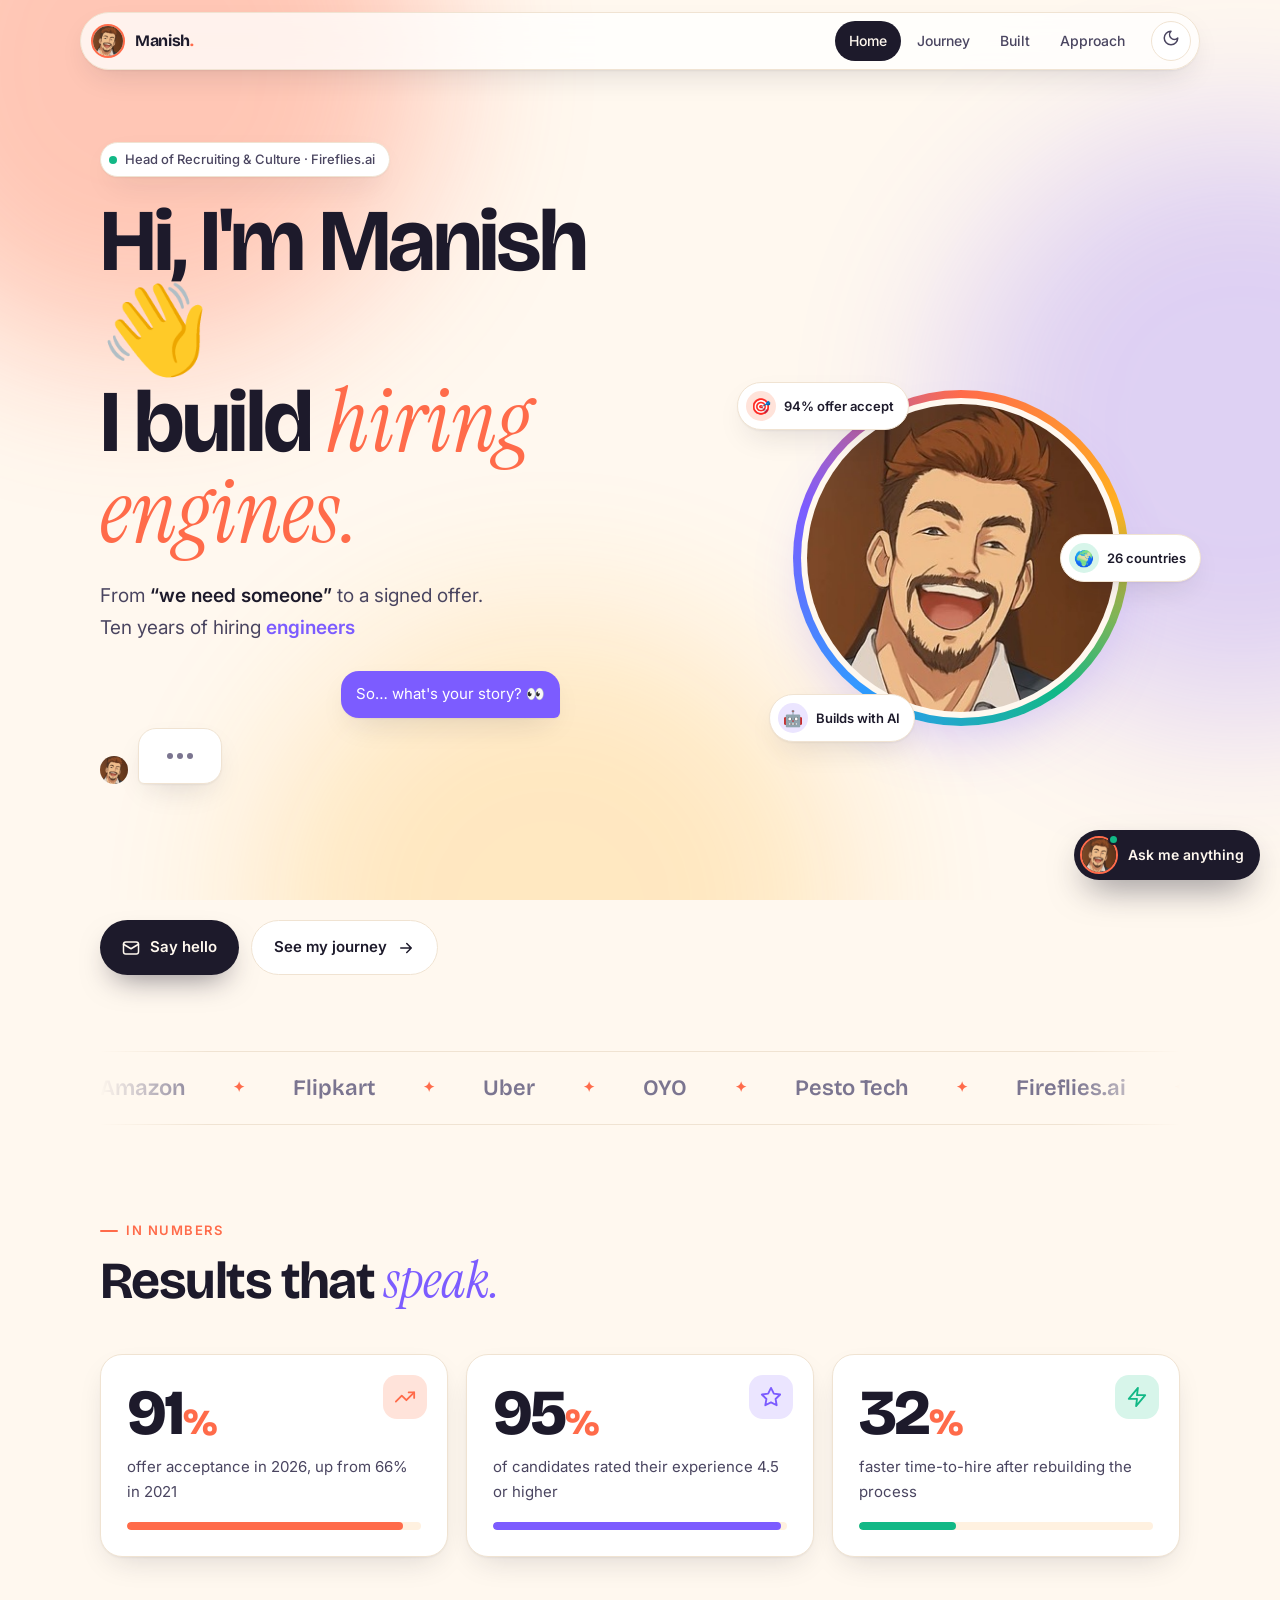
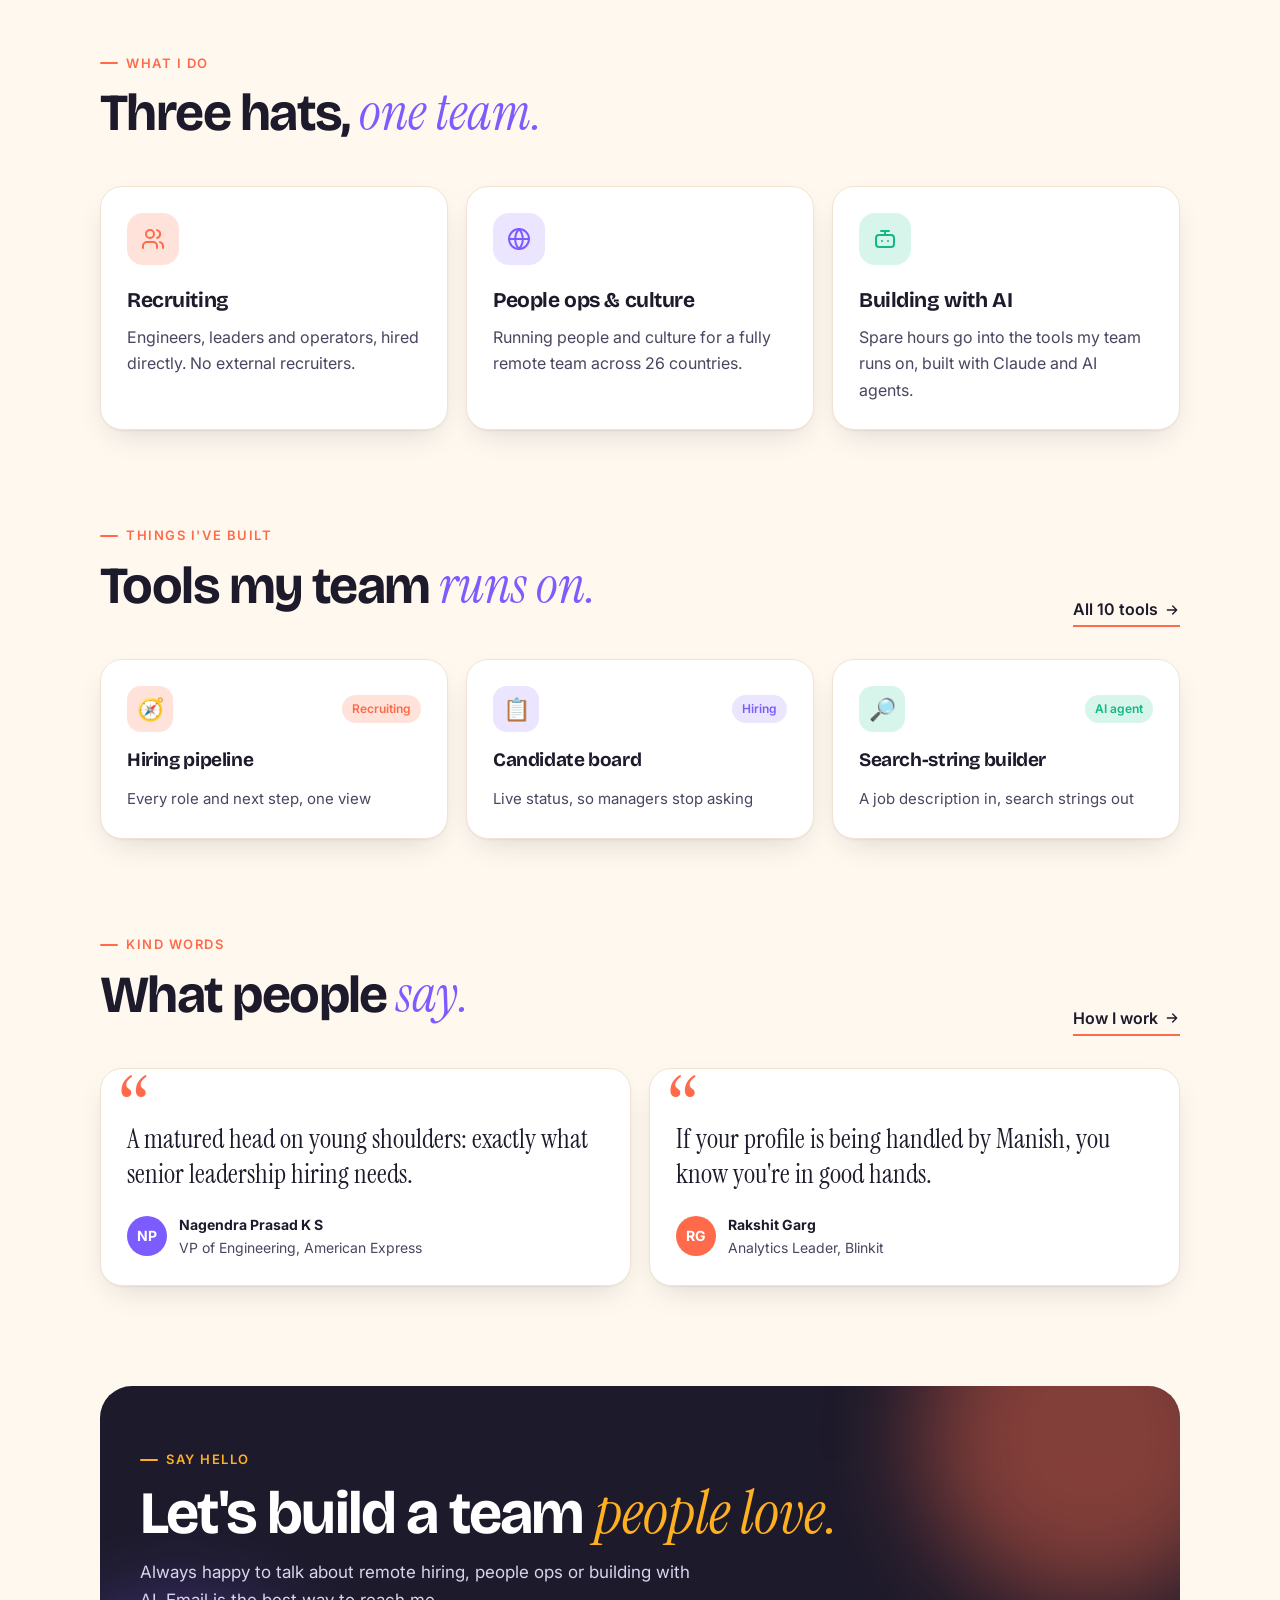
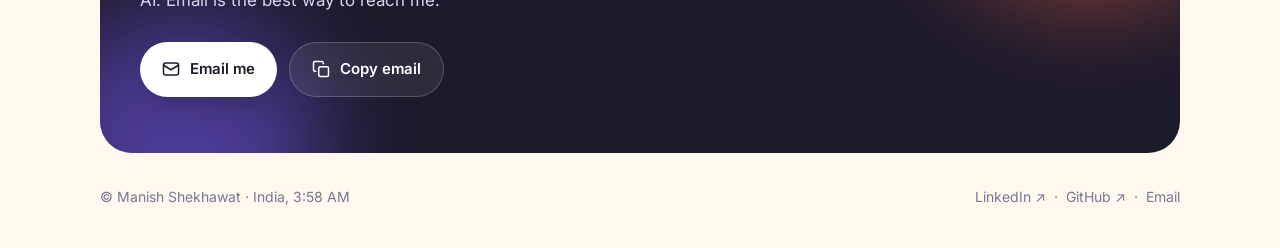
<file: index.html>
<!doctype html>
<html lang="en">
<head>
<meta charset="utf-8">
<meta name="viewport" content="width=device-width, initial-scale=1, viewport-fit=cover">
<title>Manish Shekhawat · Head of Recruiting & Culture at Fireflies.ai</title>
<meta name="description" content="Head of Recruiting & Culture at Fireflies.ai. Ten years of building hiring teams, people ops and the tools behind them.">
<meta property="og:title" content="Manish Shekhawat · Head of Recruiting & Culture at Fireflies.ai">
<meta property="og:description" content="Head of Recruiting & Culture at Fireflies.ai. Ten years of building hiring teams, people ops and the tools behind them.">
<meta property="og:type" content="website">
<meta property="og:image" content="/assets/avatar-full.jpg">
<meta name="twitter:card" content="summary">
<meta name="theme-color" content="#fff8ef" media="(prefers-color-scheme: light)">
<meta name="theme-color" content="#14121f" media="(prefers-color-scheme: dark)">
<link rel="icon" href="/assets/icon.svg" type="image/svg+xml">
<link rel="apple-touch-icon" href="/assets/avatar-face.jpg">
<link rel="preconnect" href="https://fonts.googleapis.com">
<link rel="preconnect" href="https://fonts.gstatic.com" crossorigin>
<link href="https://fonts.googleapis.com/css2?family=Bricolage+Grotesque:opsz,wght@12..96,600;12..96,700;12..96,800&family=Inter:wght@400;500;600;700&family=Instrument+Serif:ital@1&display=swap" rel="stylesheet">
<link rel="stylesheet" href="/assets/styles.css">
<script>try{var t=localStorage.getItem('theme');if(t)document.documentElement.dataset.theme=t}catch(e){}</script>
</head>
<body>
<a class="skip" href="#main">Skip to content</a>
<div class="progress" aria-hidden="true"></div>
<div class="blobs" aria-hidden="true"><span></span><span></span><span></span></div>
<header class="nav">
  <a class="brand" href="/" aria-label="Manish Shekhawat, home"><img src="/assets/avatar-face.jpg" alt=""><b>Manish<i>.</i></b></a>
  <nav class="nav-links" aria-label="Main"><a href="/" aria-current="page">Home</a><a href="/journey">Journey</a><a href="/built">Built</a><a href="/approach">Approach</a></nav>
  <button class="icon-btn" type="button" data-theme-toggle aria-label="Switch light or dark theme"><span class="theme-moon"><svg viewBox="0 0 24 24" fill="none" stroke="currentColor" stroke-width="2" stroke-linecap="round" stroke-linejoin="round" aria-hidden="true"><path d="M12 3a6 6 0 0 0 9 9 9 9 0 1 1-9-9z"/></svg></span><span class="theme-sun"><svg viewBox="0 0 24 24" fill="none" stroke="currentColor" stroke-width="2" stroke-linecap="round" stroke-linejoin="round" aria-hidden="true"><circle cx="12" cy="12" r="4"/><path d="M12 2v2M12 20v2M4.9 4.9l1.4 1.4M17.7 17.7l1.4 1.4M2 12h2M20 12h2M4.9 19.1l1.4-1.4M17.7 6.3l1.4-1.4"/></svg></span></button>
</header>
<nav class="tabbar" aria-label="Pages"><a href="/" aria-current="page"><svg viewBox="0 0 24 24" fill="none" stroke="currentColor" stroke-width="2" stroke-linecap="round" stroke-linejoin="round" aria-hidden="true"><path d="m3 10 9-7 9 7v10a1 1 0 0 1-1 1h-5v-6H9v6H4a1 1 0 0 1-1-1z"/></svg>Home</a><a href="/journey"><svg viewBox="0 0 24 24" fill="none" stroke="currentColor" stroke-width="2" stroke-linecap="round" stroke-linejoin="round" aria-hidden="true"><circle cx="12" cy="12" r="10"/><path d="m16 8-2 6-6 2 2-6z"/></svg>Journey</a><a href="/built"><svg viewBox="0 0 24 24" fill="none" stroke="currentColor" stroke-width="2" stroke-linecap="round" stroke-linejoin="round" aria-hidden="true"><path d="m15 12-8.5 8.5a2.1 2.1 0 0 1-3-3L12 9"/><path d="M17.6 15 22 10.6 13.4 2 9 6.4z"/></svg>Built</a><a href="/approach"><svg viewBox="0 0 24 24" fill="none" stroke="currentColor" stroke-width="2" stroke-linecap="round" stroke-linejoin="round" aria-hidden="true"><path d="M19 14c1.5-1.5 3-3.2 3-5.5A5.5 5.5 0 0 0 16.5 3c-1.8 0-3 .5-4.5 2-1.5-1.5-2.7-2-4.5-2A5.5 5.5 0 0 0 2 8.5c0 2.3 1.5 4 3 5.5l7 7z"/></svg>Approach</a></nav>
<main id="main" class="wrap">

<section class="hero">
  <div>
    <span class="pill"><span class="dot"></span> Head of Recruiting &amp; Culture · Fireflies.ai</span>
    <h1 class="display">Hi, I'm Manish <span class="wave">👋</span><br>I build <span class="serif">hiring engines.</span></h1>
    <p class="lede">From <b>“we need someone”</b> to a signed offer. Ten years of hiring <span class="rotator" data-words="engineers|leaders|operators|great teams">engineers</span></p>
    <div class="chat" aria-label="A quick hello">
      <div class="msg me"><div class="bubble">So… what's your story? 👀</div></div>
      <div class="msg"><img src="/assets/avatar-face.jpg" alt=""><div class="bubble">First at agencies for Amazon, Flipkart and Uber, then in-house at OYO and Pesto Tech.</div></div>
      <div class="msg"><img src="/assets/avatar-face.jpg" alt=""><div class="bubble">In 2020 I joined Fireflies.ai as its <b>first people hire</b>. Now: recruiting, people ops &amp; culture across 26 countries 🌍</div></div>
    </div>
    <div class="hero-cta">
      <a class="btn btn-primary" href="#contact"><svg viewBox="0 0 24 24" fill="none" stroke="currentColor" stroke-width="2" stroke-linecap="round" stroke-linejoin="round" aria-hidden="true"><rect x="2" y="4" width="20" height="16" rx="3"/><path d="m22 7-10 6L2 7"/></svg> Say hello</a>
      <a class="btn btn-ghost" href="/journey">See my journey <svg viewBox="0 0 24 24" fill="none" stroke="currentColor" stroke-width="2" stroke-linecap="round" stroke-linejoin="round" aria-hidden="true"><path d="M5 12h14M13 6l6 6-6 6"/></svg></a>
    </div>
  </div>
  <div class="hero-art">
    <div class="avatar-stage">
      <div class="avatar-ring" aria-hidden="true"></div>
      <button class="avatar-img" type="button" data-avatar aria-label="Say hi to Manish"><img src="/assets/avatar-face.jpg" alt="Illustrated portrait of Manish, smiling"></button>
      <div class="badge b1"><span class="em t-coral">🎯</span>94% offer accept</div>
      <div class="badge b2"><span class="em t-mint">🌍</span>26 countries</div>
      <div class="badge b3"><span class="em t-violet">🤖</span>Builds with AI</div>
    </div>
  </div>
</section>

<div class="marquee" aria-hidden="true"><div class="marquee-track"><span>Amazon</span><span>Flipkart</span><span>Uber</span><span>OYO</span><span>Pesto Tech</span><span>Fireflies.ai</span><span>26 countries</span><span>Fully remote</span><span>No external recruiters</span><span>Amazon</span><span>Flipkart</span><span>Uber</span><span>OYO</span><span>Pesto Tech</span><span>Fireflies.ai</span><span>26 countries</span><span>Fully remote</span><span>No external recruiters</span></div></div>

<section class="block" aria-labelledby="num-h">
  <div class="head-row reveal">
    <div><span class="eyebrow">In numbers</span><h2 id="num-h" class="display h2">Results that <span class="serif">speak.</span></h2></div>
  </div>
  <div class="grid g3">
    <div class="card stat reveal" style="transition-delay:0s">
      <span class="ico t-coral"><svg viewBox="0 0 24 24" fill="none" stroke="currentColor" stroke-width="2" stroke-linecap="round" stroke-linejoin="round" aria-hidden="true"><path d="m22 7-8.5 8.5-5-5L2 17"/><path d="M16 7h6v6"/></svg></span>
      <div class="num" data-count="94">94<small>%</small></div>
      <p>offer acceptance in 2026, up from 66% in 2021</p>
      <div class="bar"><i style="--w:94%;background:var(--coral)"></i></div>
    </div>
    <div class="card stat reveal" style="transition-delay:0.08s">
      <span class="ico t-violet"><svg viewBox="0 0 24 24" fill="none" stroke="currentColor" stroke-width="2" stroke-linecap="round" stroke-linejoin="round" aria-hidden="true"><path d="m12 2 3.1 6.3 6.9 1-5 4.9 1.2 6.8L12 17.8 5.8 21l1.2-6.8-5-4.9 6.9-1z"/></svg></span>
      <div class="num" data-count="98">98<small>%</small></div>
      <p>of candidates rated their experience 4.5 or higher</p>
      <div class="bar"><i style="--w:98%;background:var(--violet)"></i></div>
    </div>
    <div class="card stat reveal" style="transition-delay:0.16s">
      <span class="ico t-mint"><svg viewBox="0 0 24 24" fill="none" stroke="currentColor" stroke-width="2" stroke-linecap="round" stroke-linejoin="round" aria-hidden="true"><path d="M13 2 3 14h9l-1 8 10-12h-9z"/></svg></span>
      <div class="num" data-count="33">33<small>%</small></div>
      <p>faster time-to-hire after rebuilding the process</p>
      <div class="bar"><i style="--w:33%;background:var(--mint)"></i></div>
    </div></div>
</section>

<section class="block" aria-labelledby="do-h">
  <div class="head-row reveal">
    <div><span class="eyebrow">What I do</span><h2 id="do-h" class="display h2">Three hats, <span class="serif">one team.</span></h2></div>
  </div>
  <div class="grid g3">
    <div class="card feature reveal"><div class="ico t-coral"><svg viewBox="0 0 24 24" fill="none" stroke="currentColor" stroke-width="2" stroke-linecap="round" stroke-linejoin="round" aria-hidden="true"><path d="M16 21v-2a4 4 0 0 0-4-4H6a4 4 0 0 0-4 4v2"/><circle cx="9" cy="7" r="4"/><path d="M22 21v-2a4 4 0 0 0-3-3.9M16 3.1a4 4 0 0 1 0 7.8"/></svg></div><h3>Recruiting</h3><p>Engineers, leaders and operators, hired directly. No external recruiters.</p></div>
    <div class="card feature reveal" style="transition-delay:.08s"><div class="ico t-violet"><svg viewBox="0 0 24 24" fill="none" stroke="currentColor" stroke-width="2" stroke-linecap="round" stroke-linejoin="round" aria-hidden="true"><circle cx="12" cy="12" r="10"/><path d="M2 12h20M12 2a15 15 0 0 1 0 20 15 15 0 0 1 0-20"/></svg></div><h3>People ops &amp; culture</h3><p>Running people and culture for a fully remote team across 26 countries.</p></div>
    <div class="card feature reveal" style="transition-delay:.16s"><div class="ico t-mint"><svg viewBox="0 0 24 24" fill="none" stroke="currentColor" stroke-width="2" stroke-linecap="round" stroke-linejoin="round" aria-hidden="true"><rect x="3" y="8" width="18" height="12" rx="3"/><path d="M12 8V4M8 4h8M9 14h.01M15 14h.01"/></svg></div><h3>Building with AI</h3><p>Spare hours go into the tools my team runs on, built with Claude and AI agents.</p></div>
  </div>
</section>

<section class="block" aria-labelledby="built-h">
  <div class="head-row reveal">
    <div><span class="eyebrow">Things I've built</span><h2 id="built-h" class="display h2">Tools my team <span class="serif">runs on.</span></h2></div><a class="link-arrow" href="/built">All 10 tools <svg viewBox="0 0 24 24" fill="none" stroke="currentColor" stroke-width="2" stroke-linecap="round" stroke-linejoin="round" aria-hidden="true"><path d="M5 12h14M13 6l6 6-6 6"/></svg></a>
  </div>
  <div class="grid g3">
    <article class="card tool reveal" data-cat="Recruiting" style="transition-delay:0s">
      <div class="tool-top"><span class="ico t-coral" aria-hidden="true">🧭</span><span class="tag t-coral">Recruiting</span></div>
      <h3>Hiring pipeline</h3><p>Every role and next step, one view</p>
    </article>
    <article class="card tool reveal" data-cat="Hiring" style="transition-delay:0.06s">
      <div class="tool-top"><span class="ico t-violet" aria-hidden="true">📋</span><span class="tag t-violet">Hiring</span></div>
      <h3>Candidate board</h3><p>Live status, so managers stop asking</p>
    </article>
    <article class="card tool reveal" data-cat="AI agent" style="transition-delay:0.12s">
      <div class="tool-top"><span class="ico t-mint" aria-hidden="true">🔎</span><span class="tag t-mint">AI agent</span></div>
      <h3>Search-string builder</h3><p>A job description in, search strings out</p>
    </article></div>
</section>

<section class="block" aria-labelledby="kind-h">
  <div class="head-row reveal">
    <div><span class="eyebrow">Kind words</span><h2 id="kind-h" class="display h2">What people <span class="serif">say.</span></h2></div><a class="link-arrow" href="/approach">How I work <svg viewBox="0 0 24 24" fill="none" stroke="currentColor" stroke-width="2" stroke-linecap="round" stroke-linejoin="round" aria-hidden="true"><path d="M5 12h14M13 6l6 6-6 6"/></svg></a>
  </div>
  <div class="grid g2">
    <blockquote class="card quote reveal" style="transition-delay:0s">
      <p>A matured head on young shoulders: exactly what senior leadership hiring needs.</p>
      <footer><span class="ini" style="background:#7c5cff" aria-hidden="true">NP</span><span><b>Nagendra Prasad K S</b>VP of Engineering, American Express</span></footer>
    </blockquote>
    <blockquote class="card quote reveal" style="transition-delay:0.08s">
      <p>If your profile is being handled by Manish, you know you're in good hands.</p>
      <footer><span class="ini" style="background:#ff6b4a" aria-hidden="true">RG</span><span><b>Rakshit Garg</b>Analytics Leader, Blinkit</span></footer>
    </blockquote></div>
</section>

<section class="cta reveal" id="contact" aria-labelledby="cta-h">
  <span class="eyebrow" style="color:var(--sun)">Say hello</span>
  <h2 id="cta-h" class="display" style="margin-top:12px">Let's build a team <span class="serif">people love.</span></h2>
  <p>Always happy to talk about remote hiring, people ops or building with AI. Email is the best way to reach me.</p>
  <div class="cta-row">
    <a class="btn btn-primary" href="mailto:shekhawatm57@gmail.com"><svg viewBox="0 0 24 24" fill="none" stroke="currentColor" stroke-width="2" stroke-linecap="round" stroke-linejoin="round" aria-hidden="true"><rect x="2" y="4" width="20" height="16" rx="3"/><path d="m22 7-10 6L2 7"/></svg> Email me</a>
    <button class="btn btn-ghost" type="button" data-copy-email><svg viewBox="0 0 24 24" fill="none" stroke="currentColor" stroke-width="2" stroke-linecap="round" stroke-linejoin="round" aria-hidden="true"><rect x="9" y="9" width="13" height="13" rx="2"/><path d="M5 15H4a2 2 0 0 1-2-2V4a2 2 0 0 1 2-2h9a2 2 0 0 1 2 2v1"/></svg> Copy email</button>
  </div>
</section>
<footer class="foot">
  <span>© Manish Shekhawat · <span data-clock>India</span></span>
  <span class="socials">
    <a href="https://www.linkedin.com/in/manishshekhawatradar/" target="_blank" rel="noopener">LinkedIn ↗</a> ·
    <a href="https://github.com/shekhawatm" target="_blank" rel="noopener">GitHub ↗</a> ·
    <a href="mailto:shekhawatm57@gmail.com">Email</a>
  </span>
</footer>
</main>
<script src="/assets/app.js" defer></script>
</body>
</html>
</file>
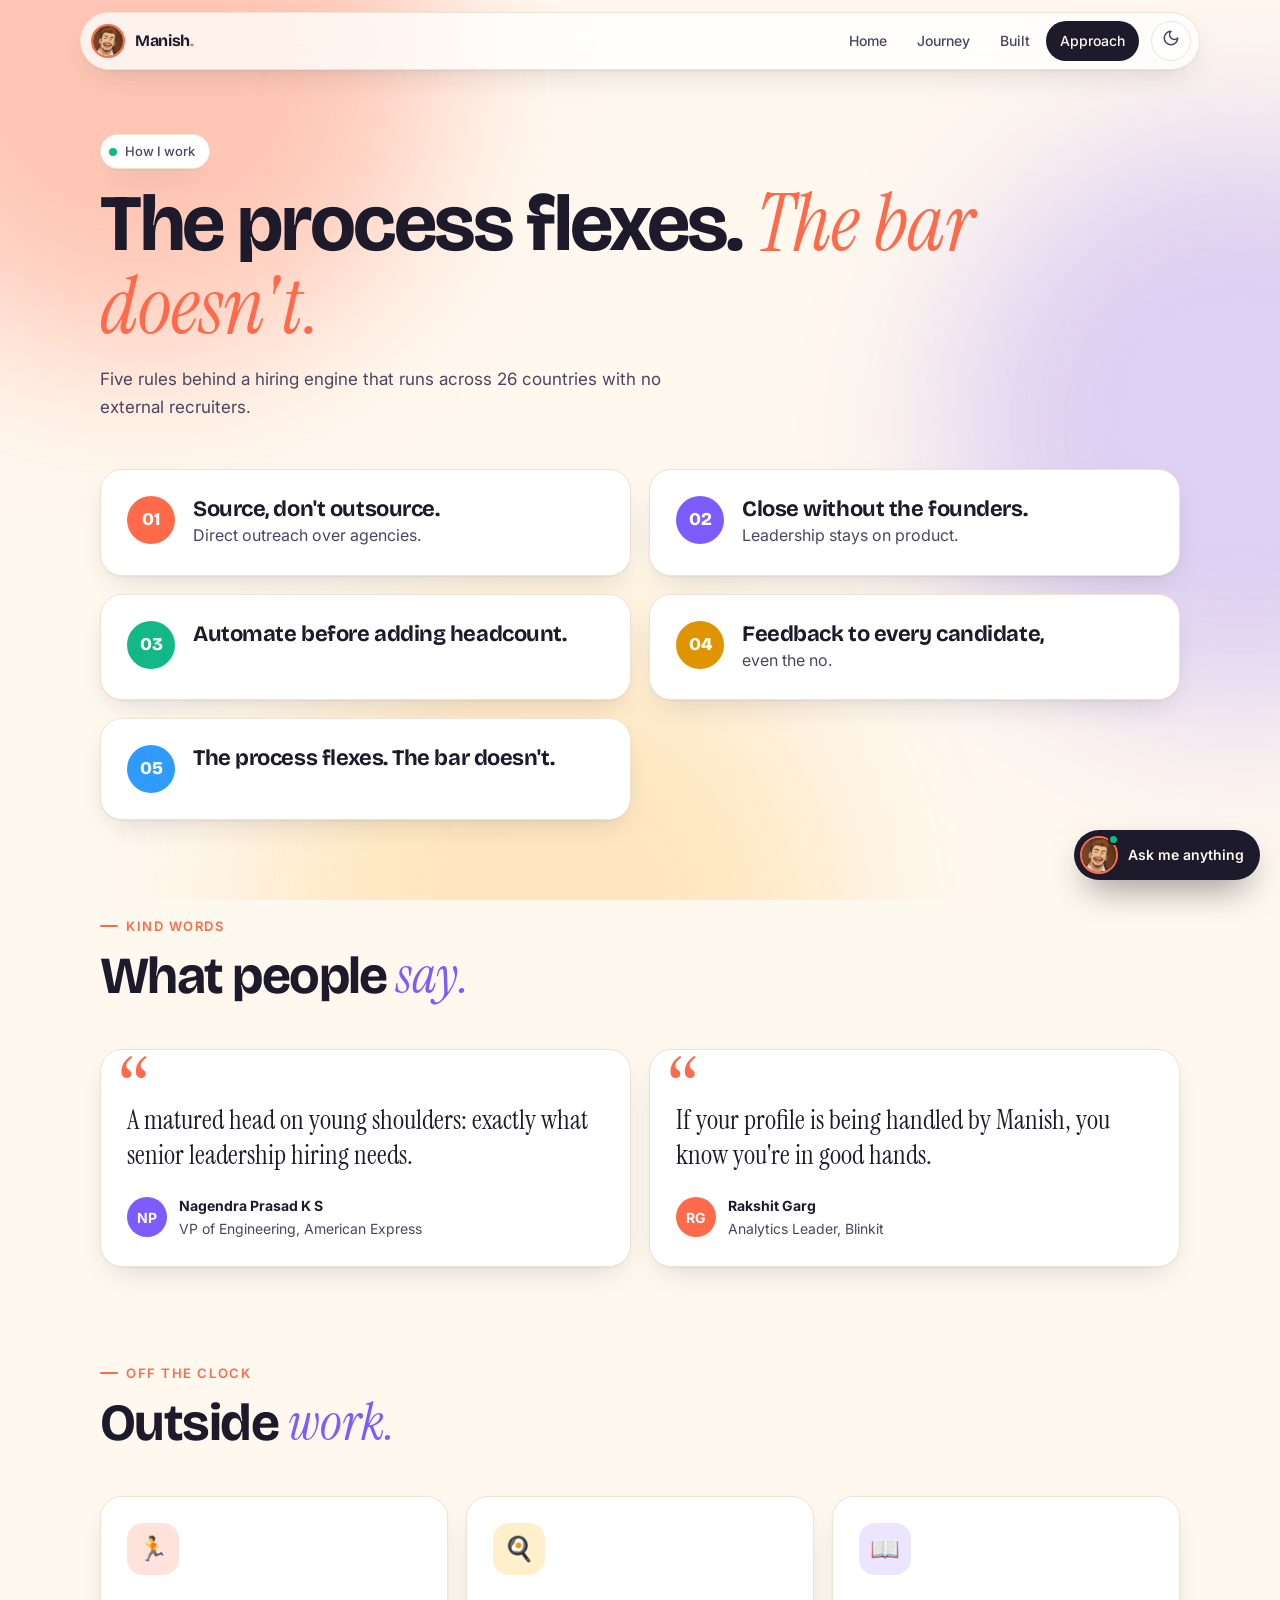
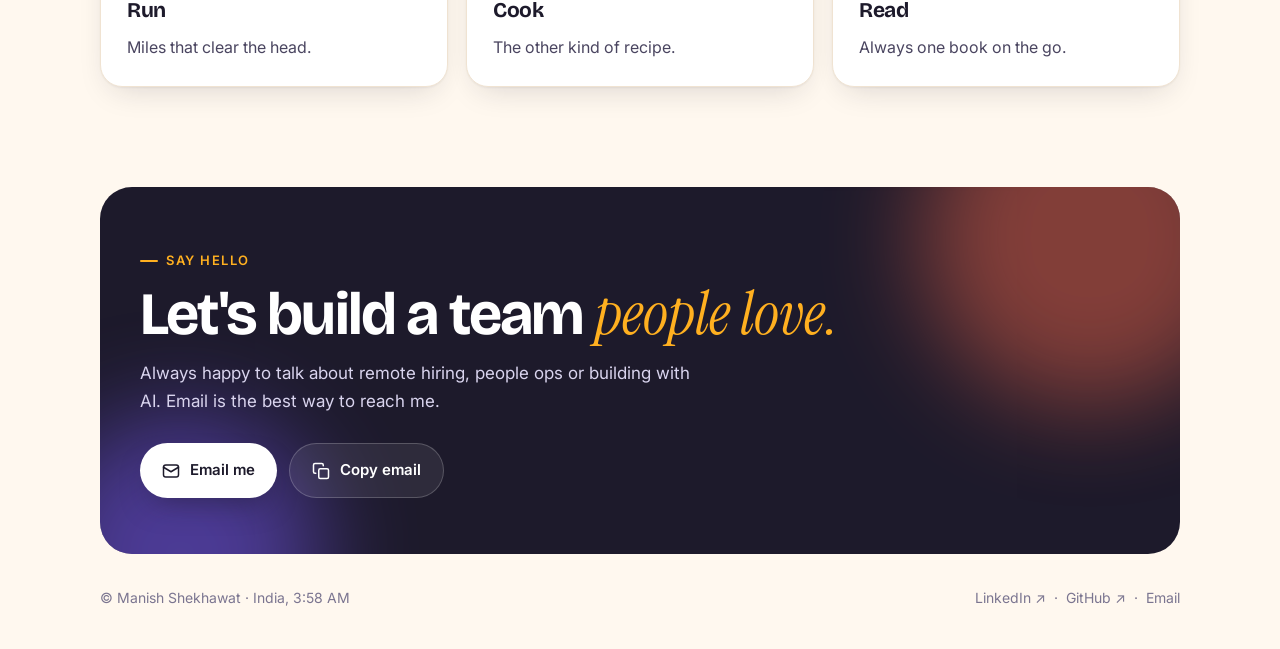
<file: approach.html>
<!doctype html>
<html lang="en">
<head>
<meta charset="utf-8">
<meta name="viewport" content="width=device-width, initial-scale=1, viewport-fit=cover">
<title>Approach · Manish Shekhawat</title>
<meta name="description" content="How Manish hires: five principles, kind words and life outside work.">
<meta property="og:title" content="Approach · Manish Shekhawat">
<meta property="og:description" content="How Manish hires: five principles, kind words and life outside work.">
<meta property="og:type" content="website">
<meta property="og:image" content="/assets/avatar-full.jpg">
<meta name="twitter:card" content="summary">
<meta name="theme-color" content="#fff8ef" media="(prefers-color-scheme: light)">
<meta name="theme-color" content="#14121f" media="(prefers-color-scheme: dark)">
<link rel="icon" href="/assets/icon.svg" type="image/svg+xml">
<link rel="apple-touch-icon" href="/assets/avatar-face.jpg">
<link rel="preconnect" href="https://fonts.googleapis.com">
<link rel="preconnect" href="https://fonts.gstatic.com" crossorigin>
<link href="https://fonts.googleapis.com/css2?family=Bricolage+Grotesque:opsz,wght@12..96,600;12..96,700;12..96,800&family=Inter:wght@400;500;600;700&family=Instrument+Serif:ital@1&display=swap" rel="stylesheet">
<link rel="stylesheet" href="/assets/styles.css">
<script>try{var t=localStorage.getItem('theme');if(t)document.documentElement.dataset.theme=t}catch(e){}</script>
</head>
<body>
<a class="skip" href="#main">Skip to content</a>
<div class="progress" aria-hidden="true"></div>
<div class="blobs" aria-hidden="true"><span></span><span></span><span></span></div>
<header class="nav">
  <a class="brand" href="/" aria-label="Manish Shekhawat, home"><img src="/assets/avatar-face.jpg" alt=""><b>Manish<i>.</i></b></a>
  <nav class="nav-links" aria-label="Main"><a href="/">Home</a><a href="/journey">Journey</a><a href="/built">Built</a><a href="/approach" aria-current="page">Approach</a></nav>
  <button class="icon-btn" type="button" data-theme-toggle aria-label="Switch light or dark theme"><span class="theme-moon"><svg viewBox="0 0 24 24" fill="none" stroke="currentColor" stroke-width="2" stroke-linecap="round" stroke-linejoin="round" aria-hidden="true"><path d="M12 3a6 6 0 0 0 9 9 9 9 0 1 1-9-9z"/></svg></span><span class="theme-sun"><svg viewBox="0 0 24 24" fill="none" stroke="currentColor" stroke-width="2" stroke-linecap="round" stroke-linejoin="round" aria-hidden="true"><circle cx="12" cy="12" r="4"/><path d="M12 2v2M12 20v2M4.9 4.9l1.4 1.4M17.7 17.7l1.4 1.4M2 12h2M20 12h2M4.9 19.1l1.4-1.4M17.7 6.3l1.4-1.4"/></svg></span></button>
</header>
<nav class="tabbar" aria-label="Pages"><a href="/"><svg viewBox="0 0 24 24" fill="none" stroke="currentColor" stroke-width="2" stroke-linecap="round" stroke-linejoin="round" aria-hidden="true"><path d="m3 10 9-7 9 7v10a1 1 0 0 1-1 1h-5v-6H9v6H4a1 1 0 0 1-1-1z"/></svg>Home</a><a href="/journey"><svg viewBox="0 0 24 24" fill="none" stroke="currentColor" stroke-width="2" stroke-linecap="round" stroke-linejoin="round" aria-hidden="true"><circle cx="12" cy="12" r="10"/><path d="m16 8-2 6-6 2 2-6z"/></svg>Journey</a><a href="/built"><svg viewBox="0 0 24 24" fill="none" stroke="currentColor" stroke-width="2" stroke-linecap="round" stroke-linejoin="round" aria-hidden="true"><path d="m15 12-8.5 8.5a2.1 2.1 0 0 1-3-3L12 9"/><path d="M17.6 15 22 10.6 13.4 2 9 6.4z"/></svg>Built</a><a href="/approach" aria-current="page"><svg viewBox="0 0 24 24" fill="none" stroke="currentColor" stroke-width="2" stroke-linecap="round" stroke-linejoin="round" aria-hidden="true"><path d="M19 14c1.5-1.5 3-3.2 3-5.5A5.5 5.5 0 0 0 16.5 3c-1.8 0-3 .5-4.5 2-1.5-1.5-2.7-2-4.5-2A5.5 5.5 0 0 0 2 8.5c0 2.3 1.5 4 3 5.5l7 7z"/></svg>Approach</a></nav>
<main id="main" class="wrap">

<section class="page-head">
  <span class="pill"><span class="dot"></span> How I work</span>
  <h1 class="display">The process flexes. <span class="serif">The bar doesn't.</span></h1>
  <p class="sub">Five rules behind a hiring engine that runs across 26 countries with no external recruiters.</p>
</section>
<section class="block" style="padding-top:40px" aria-label="Principles">
  <div class="grid g2">
    <div class="card principle reveal" style="transition-delay:0s"><span class="n" style="background:#ff6b4a">01</span>
      <div><h3>Source, don't outsource.</h3><p>Direct outreach over agencies.</p></div></div>
    <div class="card principle reveal" style="transition-delay:0.08s"><span class="n" style="background:#7c5cff">02</span>
      <div><h3>Close without the founders.</h3><p>Leadership stays on product.</p></div></div>
    <div class="card principle reveal" style="transition-delay:0s"><span class="n" style="background:#12b886">03</span>
      <div><h3>Automate before adding headcount.</h3></div></div>
    <div class="card principle reveal" style="transition-delay:0.08s"><span class="n" style="background:#e09400">04</span>
      <div><h3>Feedback to every candidate,</h3><p>even the no.</p></div></div>
    <div class="card principle reveal" style="transition-delay:0s"><span class="n" style="background:#2f9bff">05</span>
      <div><h3>The process flexes. The bar doesn't.</h3></div></div>
  </div>
</section>
<section class="block" aria-labelledby="kw-h">
  <div class="head-row reveal">
    <div><span class="eyebrow">Kind words</span><h2 id="kw-h" class="display h2">What people <span class="serif">say.</span></h2></div>
  </div>
  <div class="grid g2">
    <blockquote class="card quote reveal" style="transition-delay:0s">
      <p>A matured head on young shoulders: exactly what senior leadership hiring needs.</p>
      <footer><span class="ini" style="background:#7c5cff" aria-hidden="true">NP</span><span><b>Nagendra Prasad K S</b>VP of Engineering, American Express</span></footer>
    </blockquote>
    <blockquote class="card quote reveal" style="transition-delay:0.08s">
      <p>If your profile is being handled by Manish, you know you're in good hands.</p>
      <footer><span class="ini" style="background:#ff6b4a" aria-hidden="true">RG</span><span><b>Rakshit Garg</b>Analytics Leader, Blinkit</span></footer>
    </blockquote></div>
</section>
<section class="block" aria-labelledby="off-h">
  <div class="head-row reveal">
    <div><span class="eyebrow">Off the clock</span><h2 id="off-h" class="display h2">Outside <span class="serif">work.</span></h2></div>
  </div>
  <div class="grid g3">
    <div class="card feature reveal"><div class="ico t-coral">🏃</div><h3>Run</h3><p>Miles that clear the head.</p></div>
    <div class="card feature reveal" style="transition-delay:.08s"><div class="ico t-sun">🍳</div><h3>Cook</h3><p>The other kind of recipe.</p></div>
    <div class="card feature reveal" style="transition-delay:.16s"><div class="ico t-violet">📖</div><h3>Read</h3><p>Always one book on the go.</p></div>
  </div>
</section>

<section class="cta reveal" id="contact" aria-labelledby="cta-h">
  <span class="eyebrow" style="color:var(--sun)">Say hello</span>
  <h2 id="cta-h" class="display" style="margin-top:12px">Let's build a team <span class="serif">people love.</span></h2>
  <p>Always happy to talk about remote hiring, people ops or building with AI. Email is the best way to reach me.</p>
  <div class="cta-row">
    <a class="btn btn-primary" href="mailto:shekhawatm57@gmail.com"><svg viewBox="0 0 24 24" fill="none" stroke="currentColor" stroke-width="2" stroke-linecap="round" stroke-linejoin="round" aria-hidden="true"><rect x="2" y="4" width="20" height="16" rx="3"/><path d="m22 7-10 6L2 7"/></svg> Email me</a>
    <button class="btn btn-ghost" type="button" data-copy-email><svg viewBox="0 0 24 24" fill="none" stroke="currentColor" stroke-width="2" stroke-linecap="round" stroke-linejoin="round" aria-hidden="true"><rect x="9" y="9" width="13" height="13" rx="2"/><path d="M5 15H4a2 2 0 0 1-2-2V4a2 2 0 0 1 2-2h9a2 2 0 0 1 2 2v1"/></svg> Copy email</button>
  </div>
</section>
<footer class="foot">
  <span>© Manish Shekhawat · <span data-clock>India</span></span>
  <span class="socials">
    <a href="https://www.linkedin.com/in/manishshekhawatradar/" target="_blank" rel="noopener">LinkedIn ↗</a> ·
    <a href="https://github.com/shekhawatm" target="_blank" rel="noopener">GitHub ↗</a> ·
    <a href="mailto:shekhawatm57@gmail.com">Email</a>
  </span>
</footer>
</main>
<script src="/assets/app.js" defer></script>
</body>
</html>
</file>
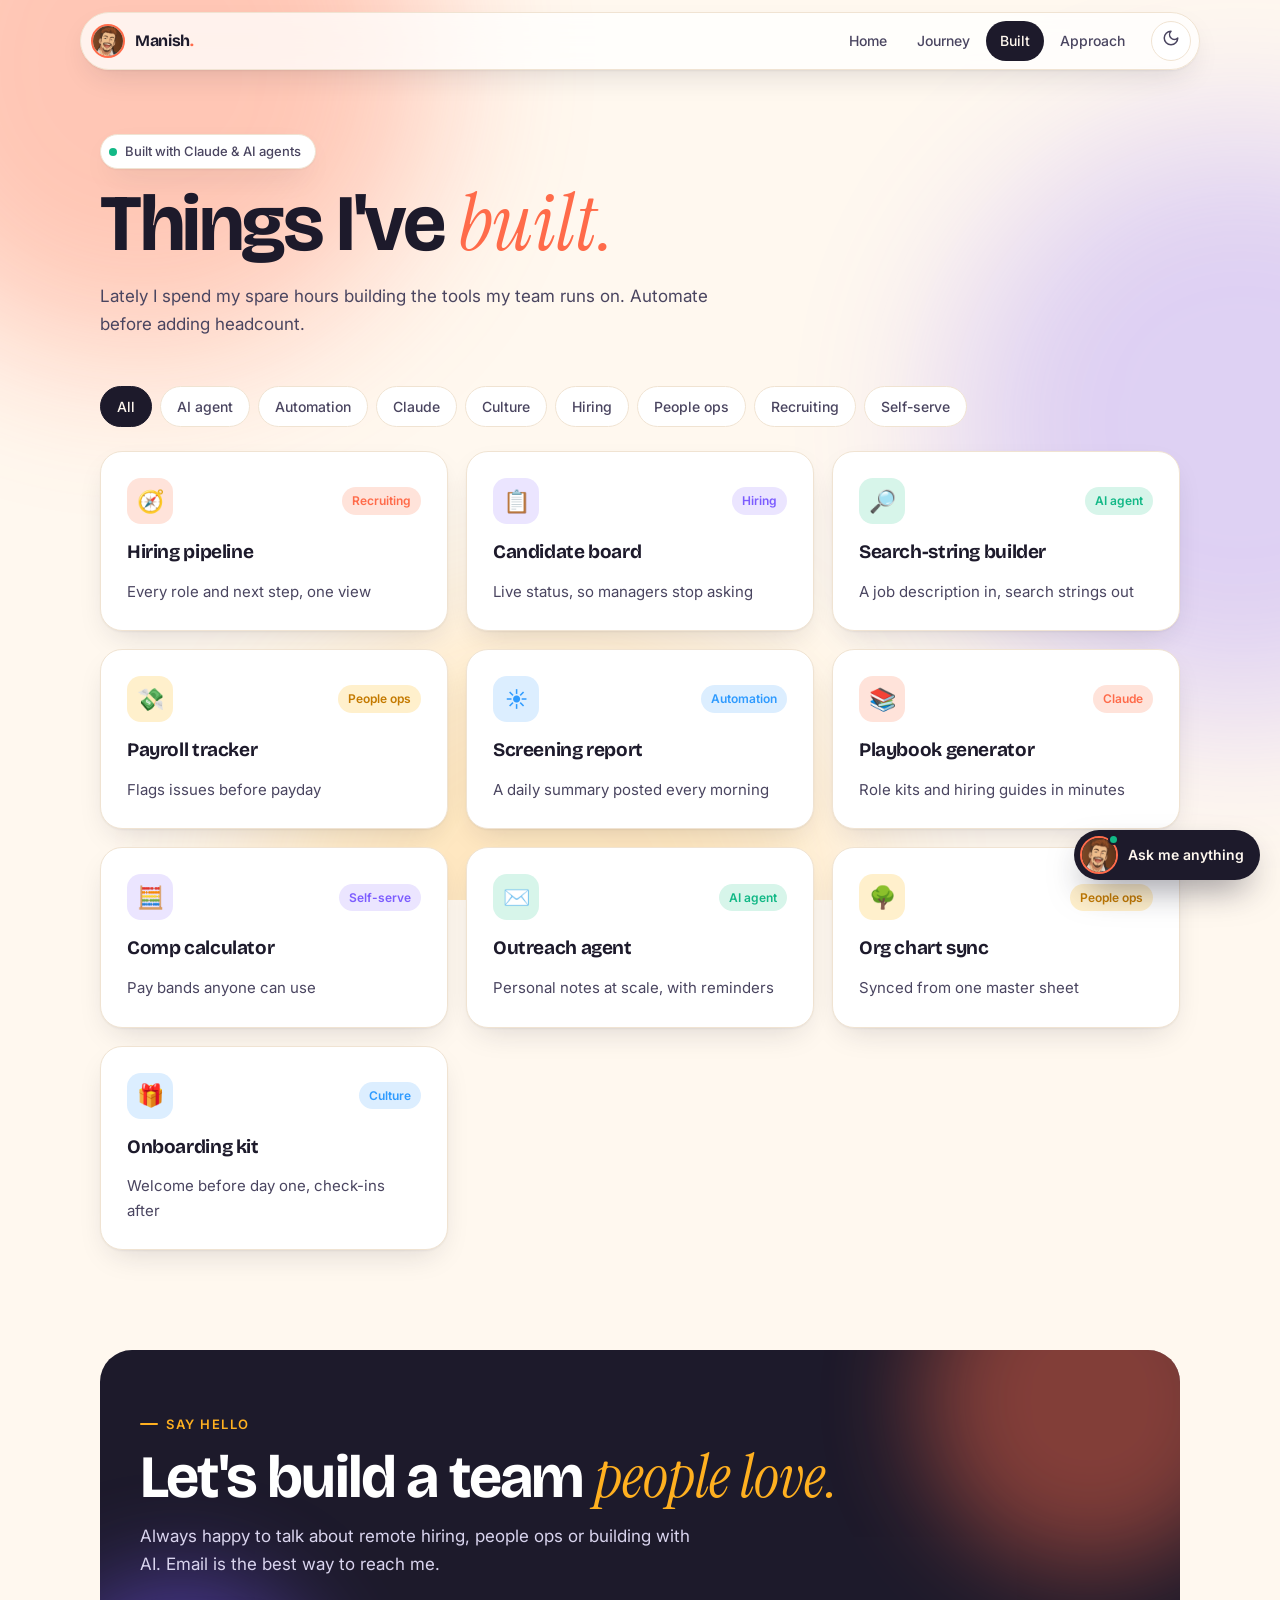
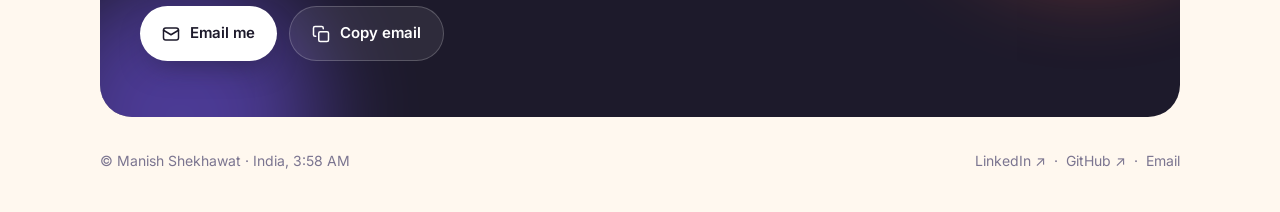
<file: built.html>
<!doctype html>
<html lang="en">
<head>
<meta charset="utf-8">
<meta name="viewport" content="width=device-width, initial-scale=1, viewport-fit=cover">
<title>Built · Manish Shekhawat</title>
<meta name="description" content="Ten tools for hiring and people ops, built with Claude and AI agents.">
<meta property="og:title" content="Built · Manish Shekhawat">
<meta property="og:description" content="Ten tools for hiring and people ops, built with Claude and AI agents.">
<meta property="og:type" content="website">
<meta property="og:image" content="/assets/avatar-full.jpg">
<meta name="twitter:card" content="summary">
<meta name="theme-color" content="#fff8ef" media="(prefers-color-scheme: light)">
<meta name="theme-color" content="#14121f" media="(prefers-color-scheme: dark)">
<link rel="icon" href="/assets/icon.svg" type="image/svg+xml">
<link rel="apple-touch-icon" href="/assets/avatar-face.jpg">
<link rel="preconnect" href="https://fonts.googleapis.com">
<link rel="preconnect" href="https://fonts.gstatic.com" crossorigin>
<link href="https://fonts.googleapis.com/css2?family=Bricolage+Grotesque:opsz,wght@12..96,600;12..96,700;12..96,800&family=Inter:wght@400;500;600;700&family=Instrument+Serif:ital@1&display=swap" rel="stylesheet">
<link rel="stylesheet" href="/assets/styles.css">
<script>try{var t=localStorage.getItem('theme');if(t)document.documentElement.dataset.theme=t}catch(e){}</script>
</head>
<body>
<a class="skip" href="#main">Skip to content</a>
<div class="progress" aria-hidden="true"></div>
<div class="blobs" aria-hidden="true"><span></span><span></span><span></span></div>
<header class="nav">
  <a class="brand" href="/" aria-label="Manish Shekhawat, home"><img src="/assets/avatar-face.jpg" alt=""><b>Manish<i>.</i></b></a>
  <nav class="nav-links" aria-label="Main"><a href="/">Home</a><a href="/journey">Journey</a><a href="/built" aria-current="page">Built</a><a href="/approach">Approach</a></nav>
  <button class="icon-btn" type="button" data-theme-toggle aria-label="Switch light or dark theme"><span class="theme-moon"><svg viewBox="0 0 24 24" fill="none" stroke="currentColor" stroke-width="2" stroke-linecap="round" stroke-linejoin="round" aria-hidden="true"><path d="M12 3a6 6 0 0 0 9 9 9 9 0 1 1-9-9z"/></svg></span><span class="theme-sun"><svg viewBox="0 0 24 24" fill="none" stroke="currentColor" stroke-width="2" stroke-linecap="round" stroke-linejoin="round" aria-hidden="true"><circle cx="12" cy="12" r="4"/><path d="M12 2v2M12 20v2M4.9 4.9l1.4 1.4M17.7 17.7l1.4 1.4M2 12h2M20 12h2M4.9 19.1l1.4-1.4M17.7 6.3l1.4-1.4"/></svg></span></button>
</header>
<nav class="tabbar" aria-label="Pages"><a href="/"><svg viewBox="0 0 24 24" fill="none" stroke="currentColor" stroke-width="2" stroke-linecap="round" stroke-linejoin="round" aria-hidden="true"><path d="m3 10 9-7 9 7v10a1 1 0 0 1-1 1h-5v-6H9v6H4a1 1 0 0 1-1-1z"/></svg>Home</a><a href="/journey"><svg viewBox="0 0 24 24" fill="none" stroke="currentColor" stroke-width="2" stroke-linecap="round" stroke-linejoin="round" aria-hidden="true"><circle cx="12" cy="12" r="10"/><path d="m16 8-2 6-6 2 2-6z"/></svg>Journey</a><a href="/built" aria-current="page"><svg viewBox="0 0 24 24" fill="none" stroke="currentColor" stroke-width="2" stroke-linecap="round" stroke-linejoin="round" aria-hidden="true"><path d="m15 12-8.5 8.5a2.1 2.1 0 0 1-3-3L12 9"/><path d="M17.6 15 22 10.6 13.4 2 9 6.4z"/></svg>Built</a><a href="/approach"><svg viewBox="0 0 24 24" fill="none" stroke="currentColor" stroke-width="2" stroke-linecap="round" stroke-linejoin="round" aria-hidden="true"><path d="M19 14c1.5-1.5 3-3.2 3-5.5A5.5 5.5 0 0 0 16.5 3c-1.8 0-3 .5-4.5 2-1.5-1.5-2.7-2-4.5-2A5.5 5.5 0 0 0 2 8.5c0 2.3 1.5 4 3 5.5l7 7z"/></svg>Approach</a></nav>
<main id="main" class="wrap">

<section class="page-head">
  <span class="pill"><span class="dot"></span> Built with Claude &amp; AI agents</span>
  <h1 class="display">Things I've <span class="serif">built.</span></h1>
  <p class="sub">Lately I spend my spare hours building the tools my team runs on. Automate before adding headcount.</p>
</section>
<section class="block" style="padding-top:40px" aria-label="Tools">
  <div class="filters" role="group" aria-label="Filter tools">
    <button type="button" data-filter="all" aria-pressed="true">All</button>
    <button type="button" data-filter="AI agent" aria-pressed="false">AI agent</button><button type="button" data-filter="Automation" aria-pressed="false">Automation</button><button type="button" data-filter="Claude" aria-pressed="false">Claude</button><button type="button" data-filter="Culture" aria-pressed="false">Culture</button><button type="button" data-filter="Hiring" aria-pressed="false">Hiring</button><button type="button" data-filter="People ops" aria-pressed="false">People ops</button><button type="button" data-filter="Recruiting" aria-pressed="false">Recruiting</button><button type="button" data-filter="Self-serve" aria-pressed="false">Self-serve</button>
  </div>
  <div class="grid g3">
    <article class="card tool reveal" data-cat="Recruiting" style="transition-delay:0s">
      <div class="tool-top"><span class="ico t-coral" aria-hidden="true">🧭</span><span class="tag t-coral">Recruiting</span></div>
      <h3>Hiring pipeline</h3><p>Every role and next step, one view</p>
    </article>
    <article class="card tool reveal" data-cat="Hiring" style="transition-delay:0.06s">
      <div class="tool-top"><span class="ico t-violet" aria-hidden="true">📋</span><span class="tag t-violet">Hiring</span></div>
      <h3>Candidate board</h3><p>Live status, so managers stop asking</p>
    </article>
    <article class="card tool reveal" data-cat="AI agent" style="transition-delay:0.12s">
      <div class="tool-top"><span class="ico t-mint" aria-hidden="true">🔎</span><span class="tag t-mint">AI agent</span></div>
      <h3>Search-string builder</h3><p>A job description in, search strings out</p>
    </article>
    <article class="card tool reveal" data-cat="People ops" style="transition-delay:0s">
      <div class="tool-top"><span class="ico t-sun" aria-hidden="true">💸</span><span class="tag t-sun">People ops</span></div>
      <h3>Payroll tracker</h3><p>Flags issues before payday</p>
    </article>
    <article class="card tool reveal" data-cat="Automation" style="transition-delay:0.06s">
      <div class="tool-top"><span class="ico t-sky" aria-hidden="true">☀️</span><span class="tag t-sky">Automation</span></div>
      <h3>Screening report</h3><p>A daily summary posted every morning</p>
    </article>
    <article class="card tool reveal" data-cat="Claude" style="transition-delay:0.12s">
      <div class="tool-top"><span class="ico t-coral" aria-hidden="true">📚</span><span class="tag t-coral">Claude</span></div>
      <h3>Playbook generator</h3><p>Role kits and hiring guides in minutes</p>
    </article>
    <article class="card tool reveal" data-cat="Self-serve" style="transition-delay:0s">
      <div class="tool-top"><span class="ico t-violet" aria-hidden="true">🧮</span><span class="tag t-violet">Self-serve</span></div>
      <h3>Comp calculator</h3><p>Pay bands anyone can use</p>
    </article>
    <article class="card tool reveal" data-cat="AI agent" style="transition-delay:0.06s">
      <div class="tool-top"><span class="ico t-mint" aria-hidden="true">✉️</span><span class="tag t-mint">AI agent</span></div>
      <h3>Outreach agent</h3><p>Personal notes at scale, with reminders</p>
    </article>
    <article class="card tool reveal" data-cat="People ops" style="transition-delay:0.12s">
      <div class="tool-top"><span class="ico t-sun" aria-hidden="true">🌳</span><span class="tag t-sun">People ops</span></div>
      <h3>Org chart sync</h3><p>Synced from one master sheet</p>
    </article>
    <article class="card tool reveal" data-cat="Culture" style="transition-delay:0s">
      <div class="tool-top"><span class="ico t-sky" aria-hidden="true">🎁</span><span class="tag t-sky">Culture</span></div>
      <h3>Onboarding kit</h3><p>Welcome before day one, check-ins after</p>
    </article></div>
</section>

<section class="cta reveal" id="contact" aria-labelledby="cta-h">
  <span class="eyebrow" style="color:var(--sun)">Say hello</span>
  <h2 id="cta-h" class="display" style="margin-top:12px">Let's build a team <span class="serif">people love.</span></h2>
  <p>Always happy to talk about remote hiring, people ops or building with AI. Email is the best way to reach me.</p>
  <div class="cta-row">
    <a class="btn btn-primary" href="mailto:shekhawatm57@gmail.com"><svg viewBox="0 0 24 24" fill="none" stroke="currentColor" stroke-width="2" stroke-linecap="round" stroke-linejoin="round" aria-hidden="true"><rect x="2" y="4" width="20" height="16" rx="3"/><path d="m22 7-10 6L2 7"/></svg> Email me</a>
    <button class="btn btn-ghost" type="button" data-copy-email><svg viewBox="0 0 24 24" fill="none" stroke="currentColor" stroke-width="2" stroke-linecap="round" stroke-linejoin="round" aria-hidden="true"><rect x="9" y="9" width="13" height="13" rx="2"/><path d="M5 15H4a2 2 0 0 1-2-2V4a2 2 0 0 1 2-2h9a2 2 0 0 1 2 2v1"/></svg> Copy email</button>
  </div>
</section>
<footer class="foot">
  <span>© Manish Shekhawat · <span data-clock>India</span></span>
  <span class="socials">
    <a href="https://www.linkedin.com/in/manishshekhawatradar/" target="_blank" rel="noopener">LinkedIn ↗</a> ·
    <a href="https://github.com/shekhawatm" target="_blank" rel="noopener">GitHub ↗</a> ·
    <a href="mailto:shekhawatm57@gmail.com">Email</a>
  </span>
</footer>
</main>
<script src="/assets/app.js" defer></script>
</body>
</html>
</file>
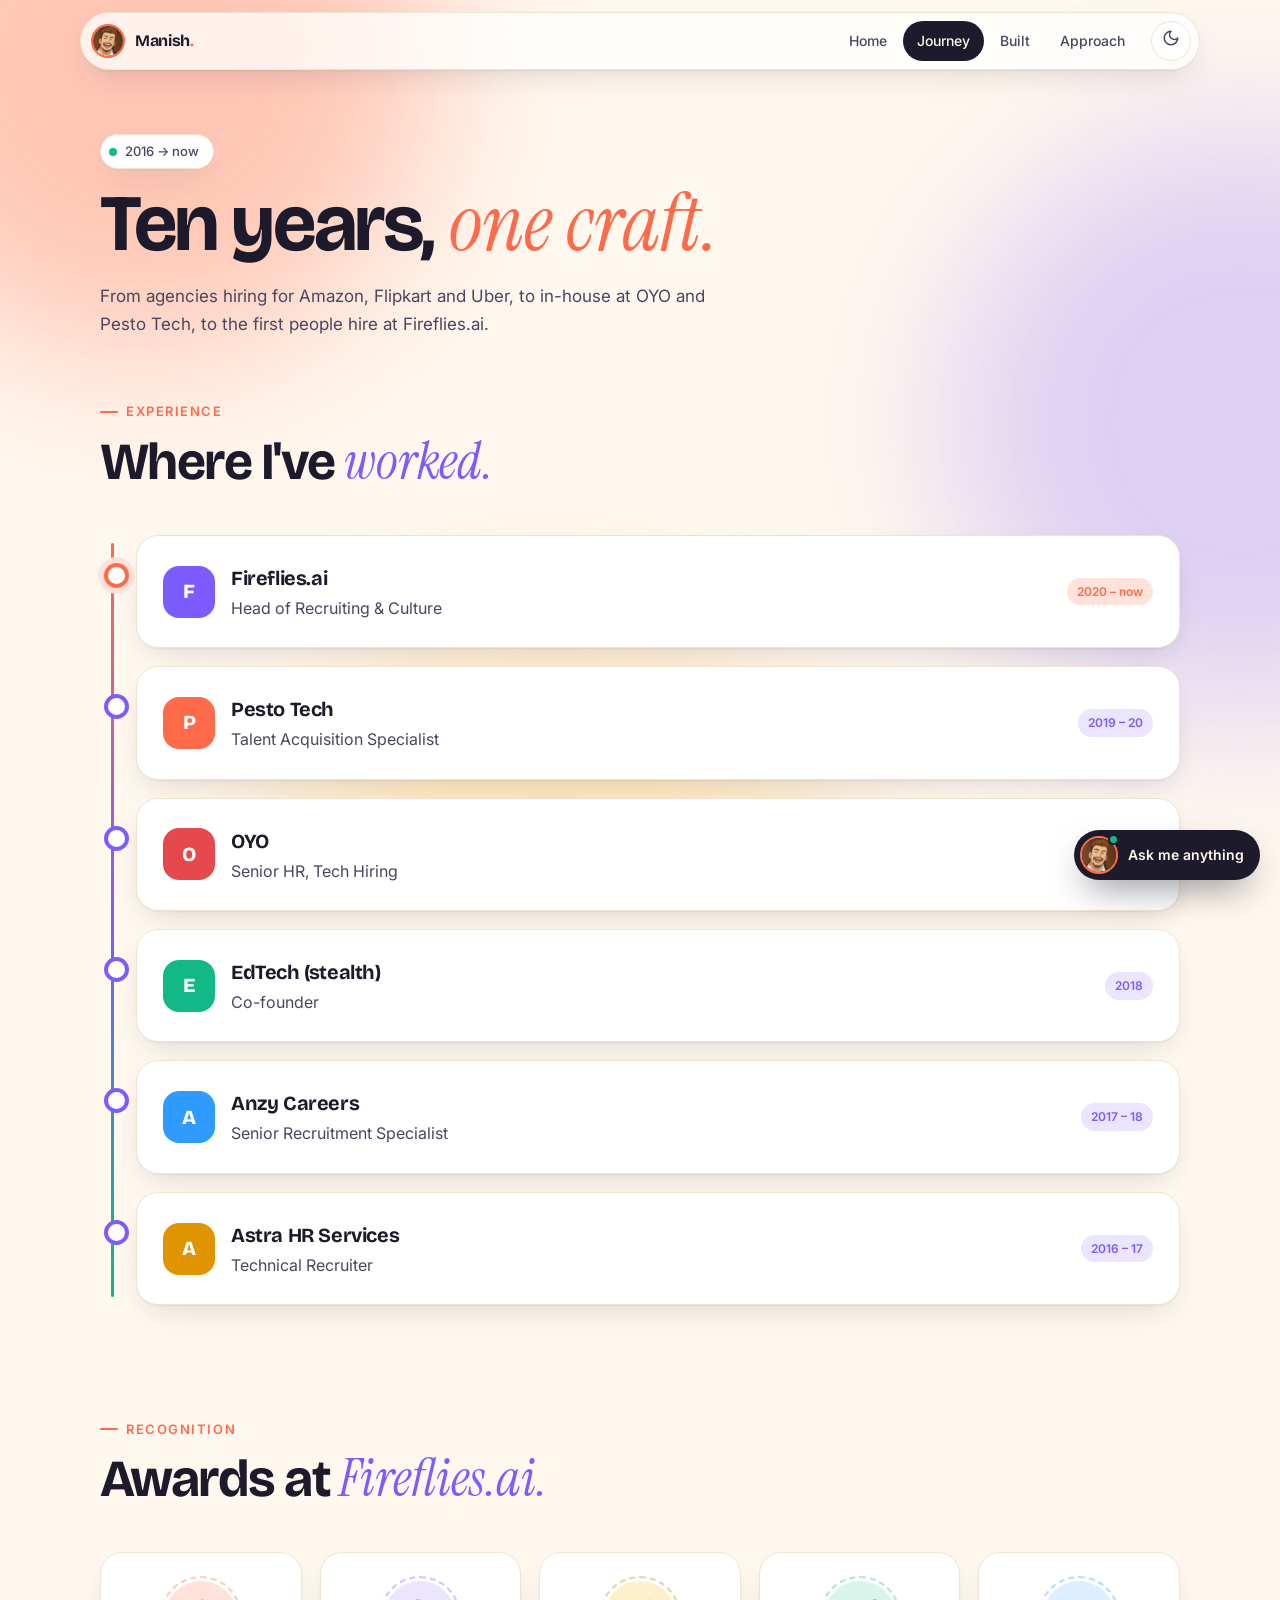
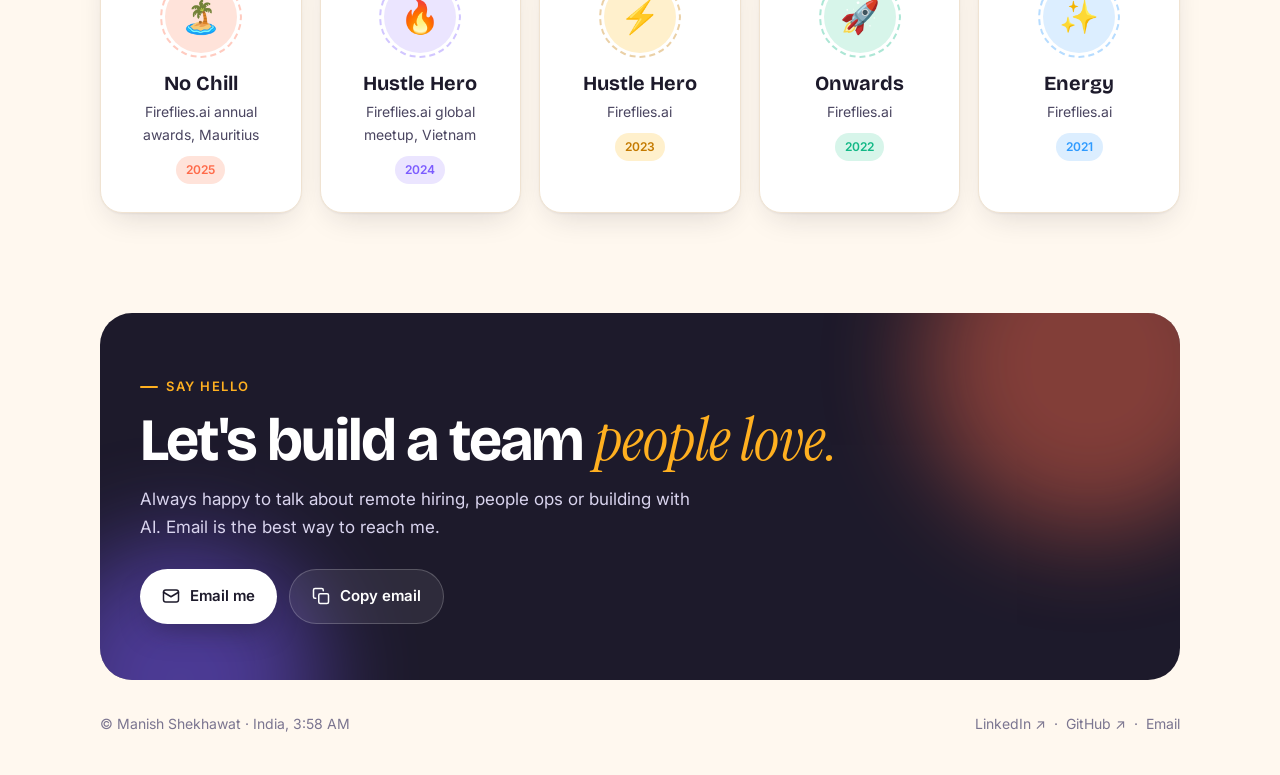
<file: journey.html>
<!doctype html>
<html lang="en">
<head>
<meta charset="utf-8">
<meta name="viewport" content="width=device-width, initial-scale=1, viewport-fit=cover">
<title>Journey · Manish Shekhawat</title>
<meta name="description" content="Ten years of recruiting, from agencies to the first people hire at Fireflies.ai.">
<meta property="og:title" content="Journey · Manish Shekhawat">
<meta property="og:description" content="Ten years of recruiting, from agencies to the first people hire at Fireflies.ai.">
<meta property="og:type" content="website">
<meta property="og:image" content="/assets/avatar-full.jpg">
<meta name="twitter:card" content="summary">
<meta name="theme-color" content="#fff8ef" media="(prefers-color-scheme: light)">
<meta name="theme-color" content="#14121f" media="(prefers-color-scheme: dark)">
<link rel="icon" href="/assets/icon.svg" type="image/svg+xml">
<link rel="apple-touch-icon" href="/assets/avatar-face.jpg">
<link rel="preconnect" href="https://fonts.googleapis.com">
<link rel="preconnect" href="https://fonts.gstatic.com" crossorigin>
<link href="https://fonts.googleapis.com/css2?family=Bricolage+Grotesque:opsz,wght@12..96,600;12..96,700;12..96,800&family=Inter:wght@400;500;600;700&family=Instrument+Serif:ital@1&display=swap" rel="stylesheet">
<link rel="stylesheet" href="/assets/styles.css">
<script>try{var t=localStorage.getItem('theme');if(t)document.documentElement.dataset.theme=t}catch(e){}</script>
</head>
<body>
<a class="skip" href="#main">Skip to content</a>
<div class="progress" aria-hidden="true"></div>
<div class="blobs" aria-hidden="true"><span></span><span></span><span></span></div>
<header class="nav">
  <a class="brand" href="/" aria-label="Manish Shekhawat, home"><img src="/assets/avatar-face.jpg" alt=""><b>Manish<i>.</i></b></a>
  <nav class="nav-links" aria-label="Main"><a href="/">Home</a><a href="/journey" aria-current="page">Journey</a><a href="/built">Built</a><a href="/approach">Approach</a></nav>
  <button class="icon-btn" type="button" data-theme-toggle aria-label="Switch light or dark theme"><span class="theme-moon"><svg viewBox="0 0 24 24" fill="none" stroke="currentColor" stroke-width="2" stroke-linecap="round" stroke-linejoin="round" aria-hidden="true"><path d="M12 3a6 6 0 0 0 9 9 9 9 0 1 1-9-9z"/></svg></span><span class="theme-sun"><svg viewBox="0 0 24 24" fill="none" stroke="currentColor" stroke-width="2" stroke-linecap="round" stroke-linejoin="round" aria-hidden="true"><circle cx="12" cy="12" r="4"/><path d="M12 2v2M12 20v2M4.9 4.9l1.4 1.4M17.7 17.7l1.4 1.4M2 12h2M20 12h2M4.9 19.1l1.4-1.4M17.7 6.3l1.4-1.4"/></svg></span></button>
</header>
<nav class="tabbar" aria-label="Pages"><a href="/"><svg viewBox="0 0 24 24" fill="none" stroke="currentColor" stroke-width="2" stroke-linecap="round" stroke-linejoin="round" aria-hidden="true"><path d="m3 10 9-7 9 7v10a1 1 0 0 1-1 1h-5v-6H9v6H4a1 1 0 0 1-1-1z"/></svg>Home</a><a href="/journey" aria-current="page"><svg viewBox="0 0 24 24" fill="none" stroke="currentColor" stroke-width="2" stroke-linecap="round" stroke-linejoin="round" aria-hidden="true"><circle cx="12" cy="12" r="10"/><path d="m16 8-2 6-6 2 2-6z"/></svg>Journey</a><a href="/built"><svg viewBox="0 0 24 24" fill="none" stroke="currentColor" stroke-width="2" stroke-linecap="round" stroke-linejoin="round" aria-hidden="true"><path d="m15 12-8.5 8.5a2.1 2.1 0 0 1-3-3L12 9"/><path d="M17.6 15 22 10.6 13.4 2 9 6.4z"/></svg>Built</a><a href="/approach"><svg viewBox="0 0 24 24" fill="none" stroke="currentColor" stroke-width="2" stroke-linecap="round" stroke-linejoin="round" aria-hidden="true"><path d="M19 14c1.5-1.5 3-3.2 3-5.5A5.5 5.5 0 0 0 16.5 3c-1.8 0-3 .5-4.5 2-1.5-1.5-2.7-2-4.5-2A5.5 5.5 0 0 0 2 8.5c0 2.3 1.5 4 3 5.5l7 7z"/></svg>Approach</a></nav>
<main id="main" class="wrap">

<section class="page-head">
  <span class="pill"><span class="dot"></span> 2016 → now</span>
  <h1 class="display">Ten years, <span class="serif">one craft.</span></h1>
  <p class="sub">From agencies hiring for Amazon, Flipkart and Uber, to in-house at OYO and Pesto Tech, to the first people hire at Fireflies.ai.</p>
</section>
<section class="block" style="padding-top:48px" aria-labelledby="exp-h">
  <div class="head-row reveal">
    <div><span class="eyebrow">Experience</span><h2 id="exp-h" class="display h2">Where I've <span class="serif">worked.</span></h2></div>
  </div>
  <ol class="timeline" style="list-style:none">
    <li class="tl-item reveal now">
      <div class="card"><span class="logo" style="background:#7c5cff" aria-hidden="true">F</span>
        <div><h3>Fireflies.ai</h3><p>Head of Recruiting &amp; Culture</p></div><span class="tag t-coral">2020 – now</span></div>
    </li>
    <li class="tl-item reveal">
      <div class="card"><span class="logo" style="background:#ff6b4a" aria-hidden="true">P</span>
        <div><h3>Pesto Tech</h3><p>Talent Acquisition Specialist</p></div><span class="tag t-violet">2019 – 20</span></div>
    </li>
    <li class="tl-item reveal">
      <div class="card"><span class="logo" style="background:#e5484d" aria-hidden="true">O</span>
        <div><h3>OYO</h3><p>Senior HR, Tech Hiring</p></div><span class="tag t-violet">2018 – 19</span></div>
    </li>
    <li class="tl-item reveal">
      <div class="card"><span class="logo" style="background:#12b886" aria-hidden="true">E</span>
        <div><h3>EdTech (stealth)</h3><p>Co-founder</p></div><span class="tag t-violet">2018</span></div>
    </li>
    <li class="tl-item reveal">
      <div class="card"><span class="logo" style="background:#2f9bff" aria-hidden="true">A</span>
        <div><h3>Anzy Careers</h3><p>Senior Recruitment Specialist</p></div><span class="tag t-violet">2017 – 18</span></div>
    </li>
    <li class="tl-item reveal">
      <div class="card"><span class="logo" style="background:#e09400" aria-hidden="true">A</span>
        <div><h3>Astra HR Services</h3><p>Technical Recruiter</p></div><span class="tag t-violet">2016 – 17</span></div>
    </li>
  </ol>
</section>
<section class="block" aria-labelledby="rec-h">
  <div class="head-row reveal">
    <div><span class="eyebrow">Recognition</span><h2 id="rec-h" class="display h2">Awards at <span class="serif">Fireflies.ai.</span></h2></div>
  </div>
  <div class="grid g5">
    <div class="card award reveal" style="transition-delay:0s"><div class="medal t-coral" aria-hidden="true">🏝️</div>
      <h3>No Chill</h3><p>Fireflies.ai annual awards, Mauritius</p><span class="tag t-coral" style="margin-top:10px">2025</span></div>
    <div class="card award reveal" style="transition-delay:0.06s"><div class="medal t-violet" aria-hidden="true">🔥</div>
      <h3>Hustle Hero</h3><p>Fireflies.ai global meetup, Vietnam</p><span class="tag t-violet" style="margin-top:10px">2024</span></div>
    <div class="card award reveal" style="transition-delay:0.12s"><div class="medal t-sun" aria-hidden="true">⚡</div>
      <h3>Hustle Hero</h3><p>Fireflies.ai</p><span class="tag t-sun" style="margin-top:10px">2023</span></div>
    <div class="card award reveal" style="transition-delay:0.18s"><div class="medal t-mint" aria-hidden="true">🚀</div>
      <h3>Onwards</h3><p>Fireflies.ai</p><span class="tag t-mint" style="margin-top:10px">2022</span></div>
    <div class="card award reveal" style="transition-delay:0.24s"><div class="medal t-sky" aria-hidden="true">✨</div>
      <h3>Energy</h3><p>Fireflies.ai</p><span class="tag t-sky" style="margin-top:10px">2021</span></div>
  </div>
</section>

<section class="cta reveal" id="contact" aria-labelledby="cta-h">
  <span class="eyebrow" style="color:var(--sun)">Say hello</span>
  <h2 id="cta-h" class="display" style="margin-top:12px">Let's build a team <span class="serif">people love.</span></h2>
  <p>Always happy to talk about remote hiring, people ops or building with AI. Email is the best way to reach me.</p>
  <div class="cta-row">
    <a class="btn btn-primary" href="mailto:shekhawatm57@gmail.com"><svg viewBox="0 0 24 24" fill="none" stroke="currentColor" stroke-width="2" stroke-linecap="round" stroke-linejoin="round" aria-hidden="true"><rect x="2" y="4" width="20" height="16" rx="3"/><path d="m22 7-10 6L2 7"/></svg> Email me</a>
    <button class="btn btn-ghost" type="button" data-copy-email><svg viewBox="0 0 24 24" fill="none" stroke="currentColor" stroke-width="2" stroke-linecap="round" stroke-linejoin="round" aria-hidden="true"><rect x="9" y="9" width="13" height="13" rx="2"/><path d="M5 15H4a2 2 0 0 1-2-2V4a2 2 0 0 1 2-2h9a2 2 0 0 1 2 2v1"/></svg> Copy email</button>
  </div>
</section>
<footer class="foot">
  <span>© Manish Shekhawat · <span data-clock>India</span></span>
  <span class="socials">
    <a href="https://www.linkedin.com/in/manishshekhawatradar/" target="_blank" rel="noopener">LinkedIn ↗</a> ·
    <a href="https://github.com/shekhawatm" target="_blank" rel="noopener">GitHub ↗</a> ·
    <a href="mailto:shekhawatm57@gmail.com">Email</a>
  </span>
</footer>
</main>
<script src="/assets/app.js" defer></script>
</body>
</html>
</file>
<file: assets/styles.css>
/* ───────────── Tokens ───────────── */
:root {
  --bg: #fff8ef;
  --bg-2: #fff1e0;
  --card: #ffffff;
  --ink: #1d1a2b;
  --ink-2: #4a4560;
  --muted: #7b7590;
  --line: #f0e3d2;
  --coral: #ff6b4a;
  --coral-soft: #ffe3da;
  --violet: #7c5cff;
  --violet-soft: #ebe5ff;
  --mint: #12b886;
  --mint-soft: #d7f5ea;
  --sun: #ffb020;
  --sun-soft: #fff0cc;
  --sky: #2f9bff;
  --sky-soft: #dceeff;
  --shadow: 0 1px 2px rgba(29, 26, 43, .05), 0 12px 32px -12px rgba(29, 26, 43, .18);
  --shadow-lg: 0 30px 60px -24px rgba(124, 92, 255, .35);
  --radius: 22px;
  color-scheme: light;
}
:root[data-theme="dark"] {
  --bg: #14121f; --bg-2: #1b1829; --card: #211e31; --ink: #f6f2ff; --ink-2: #cbc5e0; --muted: #918aa8;
  --line: #2f2a44; --coral-soft: #3a2026; --violet-soft: #2a2350; --mint-soft: #133229; --sun-soft: #3a2e12; --sky-soft: #142b45;
  --shadow: 0 1px 2px rgba(0,0,0,.3), 0 16px 40px -16px rgba(0,0,0,.6);
  --shadow-lg: 0 30px 60px -24px rgba(124, 92, 255, .5);
  color-scheme: dark;
}
@media (prefers-color-scheme: dark) {
  :root:not([data-theme="light"]) {
    --bg: #14121f; --bg-2: #1b1829; --card: #211e31; --ink: #f6f2ff; --ink-2: #cbc5e0; --muted: #918aa8;
    --line: #2f2a44; --coral-soft: #3a2026; --violet-soft: #2a2350; --mint-soft: #133229; --sun-soft: #3a2e12; --sky-soft: #142b45;
    --shadow: 0 1px 2px rgba(0,0,0,.3), 0 16px 40px -16px rgba(0,0,0,.6);
    --shadow-lg: 0 30px 60px -24px rgba(124, 92, 255, .5);
    color-scheme: dark;
  }
}

/* ───────────── Base ───────────── */
* { box-sizing: border-box; margin: 0; padding: 0; }
html { -webkit-text-size-adjust: 100%; scroll-behavior: smooth; }
body {
  background: var(--bg);
  color: var(--ink-2);
  font: 400 16px/1.65 Inter, -apple-system, BlinkMacSystemFont, "Segoe UI", sans-serif;
  -webkit-font-smoothing: antialiased;
  overflow-x: hidden;
  transition: background-color .3s, color .3s;
}
::selection { background: var(--violet); color: #fff; }
a { color: inherit; text-decoration: none; }
img { display: block; max-width: 100%; }
button { font: inherit; color: inherit; background: none; border: 0; cursor: pointer; }
:focus-visible { outline: 3px solid var(--violet); outline-offset: 3px; border-radius: 10px; }
.wrap { max-width: 1120px; margin: 0 auto; padding: 0 20px; }
.display { font-family: "Bricolage Grotesque", Inter, sans-serif; color: var(--ink); letter-spacing: -.03em; line-height: 1.02; font-weight: 700; }
.serif { font-family: "Instrument Serif", Georgia, serif; font-style: italic; font-weight: 400; letter-spacing: 0; }
.skip { position: absolute; left: -999px; top: 8px; z-index: 100; background: var(--ink); color: var(--bg); padding: 8px 14px; border-radius: 99px; }
.skip:focus { left: 12px; }

/* soft colour blobs behind everything */
.blobs { position: fixed; inset: 0; z-index: -1; overflow: hidden; pointer-events: none; }
.blobs span { position: absolute; width: 46vmax; height: 46vmax; border-radius: 50%; filter: blur(80px); opacity: .35; animation: drift 22s ease-in-out infinite alternate; }
.blobs span:nth-child(1) { background: var(--coral); top: -18vmax; left: -12vmax; }
.blobs span:nth-child(2) { background: var(--violet); top: 10vmax; right: -20vmax; animation-delay: -6s; opacity: .25; }
.blobs span:nth-child(3) { background: var(--sun); bottom: -24vmax; left: 20vmax; animation-delay: -12s; opacity: .22; }
@keyframes drift { to { transform: translate(6vmax, 4vmax) scale(1.08); } }

/* ───────────── Nav ───────────── */
.nav {
  position: sticky; top: 12px; z-index: 50;
  margin: 12px auto 0; max-width: 1120px; width: calc(100% - 24px);
  display: flex; align-items: center; gap: 12px;
  padding: 8px 8px 8px 10px;
  background: color-mix(in srgb, var(--card) 78%, transparent);
  backdrop-filter: blur(14px) saturate(1.4); -webkit-backdrop-filter: blur(14px) saturate(1.4);
  border: 1px solid var(--line); border-radius: 99px; box-shadow: var(--shadow);
}
.brand { display: flex; align-items: center; gap: 10px; font-weight: 600; color: var(--ink); }
.brand img { width: 34px; height: 34px; border-radius: 50%; border: 2px solid var(--coral); }
.brand b { font-family: "Bricolage Grotesque", sans-serif; letter-spacing: -.02em; }
.brand b i { color: var(--coral); font-style: normal; }
.nav-links { display: flex; gap: 2px; margin-left: auto; }
.nav-links a { padding: 8px 14px; border-radius: 99px; font-size: 14px; font-weight: 500; color: var(--ink-2); transition: background .2s, color .2s; }
.nav-links a:hover { background: var(--bg-2); color: var(--ink); }
.nav-links a[aria-current="page"] { background: var(--ink); color: var(--bg); }
.icon-btn { width: 40px; height: 40px; display: grid; place-items: center; border-radius: 50%; border: 1px solid var(--line); background: var(--card); transition: transform .2s; }
.icon-btn:hover { transform: rotate(-12deg) scale(1.05); }
.icon-btn svg { width: 18px; height: 18px; }
.theme-sun { display: none; }
:root[data-theme="dark"] .theme-sun { display: block; }
:root[data-theme="dark"] .theme-moon { display: none; }
@media (prefers-color-scheme: dark) { :root:not([data-theme="light"]) .theme-sun { display: block; } :root:not([data-theme="light"]) .theme-moon { display: none; } }

/* phone tab bar */
.tabbar { display: none; }
@media (max-width: 760px) {
  .nav-links { display: none; }
  .nav .icon-btn { margin-left: auto; }
  .tabbar {
    display: flex; justify-content: space-around; position: fixed; z-index: 60;
    left: 12px; right: 12px; bottom: max(12px, env(safe-area-inset-bottom));
    padding: 6px; border-radius: 22px; border: 1px solid var(--line);
    background: color-mix(in srgb, var(--card) 88%, transparent);
    backdrop-filter: blur(14px); -webkit-backdrop-filter: blur(14px); box-shadow: var(--shadow);
  }
  .tabbar a { flex: 1; display: flex; flex-direction: column; align-items: center; gap: 2px; padding: 6px 2px; border-radius: 16px; font-size: 11px; font-weight: 500; color: var(--muted); }
  .tabbar a svg { width: 20px; height: 20px; }
  .tabbar a[aria-current="page"] { background: var(--violet-soft); color: var(--violet); }
  body { padding-bottom: 86px; }
}

/* ───────────── Pills & buttons ───────────── */
.pill { display: inline-flex; align-items: center; gap: 8px; padding: 6px 14px 6px 8px; border-radius: 99px; background: var(--card); border: 1px solid var(--line); font-size: 13px; font-weight: 500; color: var(--ink-2); box-shadow: var(--shadow); }
.dot { width: 8px; height: 8px; border-radius: 50%; background: var(--mint); box-shadow: 0 0 0 0 var(--mint); animation: ping 2s infinite; }
@keyframes ping { 0% { box-shadow: 0 0 0 0 color-mix(in srgb, var(--mint) 60%, transparent); } 100% { box-shadow: 0 0 0 10px transparent; } }
.btn { display: inline-flex; align-items: center; gap: 10px; padding: 14px 22px; border-radius: 99px; font-weight: 600; font-size: 15px; transition: transform .2s, box-shadow .2s, background .2s; }
.btn svg { width: 18px; height: 18px; }
.btn-primary { background: var(--ink); color: var(--bg); box-shadow: 0 14px 30px -12px rgba(29,26,43,.55); }
.btn-primary:hover { transform: translateY(-2px); box-shadow: 0 18px 34px -12px rgba(124,92,255,.6); background: var(--violet); color: #fff; }
.btn-ghost { background: var(--card); color: var(--ink); border: 1px solid var(--line); }
.btn-ghost:hover { transform: translateY(-2px); border-color: var(--coral); }
.tag { display: inline-flex; align-items: center; gap: 6px; font-size: 12px; font-weight: 600; padding: 4px 10px; border-radius: 99px; white-space: nowrap; }
.t-coral { background: var(--coral-soft); color: var(--coral); }
.t-violet { background: var(--violet-soft); color: var(--violet); }
.t-mint { background: var(--mint-soft); color: var(--mint); }
.t-sun { background: var(--sun-soft); color: #c47a00; }
.t-sky { background: var(--sky-soft); color: var(--sky); }
:root[data-theme="dark"] .t-sun { color: var(--sun); }

/* ───────────── Hero ───────────── */
.hero { display: grid; grid-template-columns: 1.15fr .85fr; gap: 48px; align-items: center; padding: 72px 0 40px; }
.hero h1 { font-size: clamp(44px, 7.2vw, 88px); margin: 20px 0 22px; }
.hero h1 .serif { color: var(--coral); }
.wave { display: inline-block; transform-origin: 70% 70%; animation: wave 2.4s ease-in-out 1s infinite; }
@keyframes wave { 0%, 60%, 100% { transform: rotate(0); } 10%, 30% { transform: rotate(16deg); } 20%, 40% { transform: rotate(-8deg); } }
.lede { font-size: 19px; max-width: 34ch; color: var(--ink-2); }
.lede b { color: var(--ink); font-weight: 600; }
.hero-cta { display: flex; flex-wrap: wrap; gap: 12px; margin-top: 30px; }
.rotator { display: inline-block; color: var(--violet); font-weight: 600; min-width: 9ch; }

/* avatar with orbiting badges */
.avatar-stage { position: relative; width: min(100%, 400px); aspect-ratio: 1; margin: 0 auto; }
.avatar-ring { position: absolute; inset: 8%; border-radius: 50%; background: conic-gradient(from 0deg, var(--coral), var(--sun), var(--mint), var(--sky), var(--violet), var(--coral)); padding: 8px; animation: spin 14s linear infinite; box-shadow: var(--shadow-lg); }
.avatar-ring::after { content: ""; position: absolute; inset: 8px; border-radius: 50%; background: var(--bg); }
@keyframes spin { to { transform: rotate(360deg); } }
.avatar-img { position: absolute; inset: calc(8% + 14px); border-radius: 50%; overflow: hidden; z-index: 1; cursor: pointer; transition: transform .4s cubic-bezier(.3,1.6,.5,1); }
.avatar-img:hover { transform: scale(1.04) rotate(-3deg); }
.avatar-img img { width: 100%; height: 100%; object-fit: cover; }
.badge { position: absolute; z-index: 2; display: flex; align-items: center; gap: 8px; padding: 8px 14px 8px 8px; border-radius: 99px; background: var(--card); border: 1px solid var(--line); box-shadow: var(--shadow); font-size: 13px; font-weight: 600; color: var(--ink); white-space: nowrap; animation: float 5s ease-in-out infinite; }
.badge .em { width: 30px; height: 30px; border-radius: 50%; display: grid; place-items: center; font-size: 16px; }
.badge.b1 { top: 6%; left: -6%; }
.badge.b2 { top: 44%; right: -10%; animation-delay: -1.6s; }
.badge.b3 { bottom: 4%; left: 2%; animation-delay: -3.2s; }
@keyframes float { 50% { transform: translateY(-10px); } }

/* chat intro */
.chat { display: flex; flex-direction: column; gap: 10px; margin-top: 28px; max-width: 460px; }
.msg { display: flex; gap: 10px; align-items: flex-end; opacity: 0; transform: translateY(10px) scale(.98); transition: opacity .45s, transform .45s cubic-bezier(.3,1.4,.5,1); }
.msg.show { opacity: 1; transform: none; }
.msg img { width: 28px; height: 28px; border-radius: 50%; flex: none; }
.bubble { padding: 10px 14px; border-radius: 18px 18px 18px 6px; background: var(--card); border: 1px solid var(--line); color: var(--ink); font-size: 15px; box-shadow: var(--shadow); }
.msg.me { flex-direction: row-reverse; }
.msg.me .bubble { background: var(--violet); color: #fff; border-color: transparent; border-radius: 18px 18px 6px 18px; }
.typing { display: inline-flex; gap: 4px; padding: 14px; }
.typing i { width: 6px; height: 6px; border-radius: 50%; background: var(--muted); animation: bounce 1s infinite; }
.typing i:nth-child(2) { animation-delay: .15s; } .typing i:nth-child(3) { animation-delay: .3s; }
@keyframes bounce { 30% { transform: translateY(-5px); opacity: .5; } }

@media (max-width: 860px) {
  .hero { grid-template-columns: 1fr; padding-top: 40px; gap: 28px; }
  .hero-art { order: -1; }
  .avatar-stage { width: min(78vw, 320px); }
  .badge { font-size: 12px; padding: 6px 12px 6px 6px; }
  .badge .em { width: 26px; height: 26px; font-size: 14px; }
  .badge.b1 { left: -4%; } .badge.b2 { right: -6%; }
  .lede { font-size: 17px; }
}

/* ───────────── Marquee ───────────── */
.marquee { margin: 36px 0 0; padding: 18px 0; border-block: 1px solid var(--line); overflow: hidden; mask-image: linear-gradient(90deg, transparent, #000 10%, #000 90%, transparent); -webkit-mask-image: linear-gradient(90deg, transparent, #000 10%, #000 90%, transparent); }
.marquee-track { display: flex; gap: 48px; width: max-content; animation: scroll 28s linear infinite; }
.marquee span { font-family: "Bricolage Grotesque", sans-serif; font-size: 22px; font-weight: 600; color: var(--muted); white-space: nowrap; display: flex; align-items: center; gap: 48px; }
.marquee span::after { content: "✦"; color: var(--coral); font-size: 14px; }
@keyframes scroll { to { transform: translateX(-50%); } }

/* ───────────── Sections ───────────── */
section.block { padding: 88px 0 0; }
.eyebrow { display: inline-flex; align-items: center; gap: 8px; font-size: 13px; font-weight: 600; text-transform: uppercase; letter-spacing: .12em; color: var(--coral); }
.eyebrow::before { content: ""; width: 18px; height: 2px; background: currentColor; border-radius: 2px; }
.h2 { font-size: clamp(32px, 4.6vw, 52px); margin: 12px 0 14px; }
.h2 .serif { color: var(--violet); }
.sub { max-width: 56ch; font-size: 17px; }
.head-row { display: flex; align-items: flex-end; justify-content: space-between; gap: 20px; flex-wrap: wrap; margin-bottom: 32px; }
.link-arrow { display: inline-flex; align-items: center; gap: 6px; font-weight: 600; color: var(--ink); border-bottom: 2px solid var(--coral); padding-bottom: 2px; }
.link-arrow svg { width: 16px; height: 16px; transition: transform .2s; }
.link-arrow:hover svg { transform: translateX(4px); }

.card { background: var(--card); border: 1px solid var(--line); border-radius: var(--radius); box-shadow: var(--shadow); padding: 26px; transition: transform .3s cubic-bezier(.3,1.4,.5,1), box-shadow .3s, border-color .3s; }
.card:hover { transform: translateY(-4px); box-shadow: var(--shadow-lg); }
.grid { display: grid; gap: 18px; }
.g3 { grid-template-columns: repeat(3, 1fr); }
.g2 { grid-template-columns: repeat(2, 1fr); }
@media (max-width: 860px) { .g3, .g2 { grid-template-columns: 1fr; } }

/* stats */
.stat { position: relative; overflow: hidden; }
.stat .num { font-family: "Bricolage Grotesque", sans-serif; font-weight: 800; font-size: 64px; line-height: 1; letter-spacing: -.04em; color: var(--ink); }
.stat .num small { font-size: .55em; color: var(--coral); }
.stat p { margin-top: 10px; font-size: 15px; }
.stat .ico { position: absolute; top: 20px; right: 20px; width: 44px; height: 44px; border-radius: 14px; display: grid; place-items: center; }
.stat .ico svg { width: 22px; height: 22px; }
.bar { height: 8px; border-radius: 99px; background: var(--bg-2); margin-top: 18px; overflow: hidden; }
.bar i { display: block; height: 100%; width: 0; border-radius: inherit; transition: width 1.6s cubic-bezier(.2,.8,.2,1); }
.in .bar i { width: var(--w); }

/* feature cards */
.feature .ico { width: 52px; height: 52px; border-radius: 16px; display: grid; place-items: center; margin-bottom: 18px; font-size: 24px; }
.feature .ico svg { width: 24px; height: 24px; }
.feature h3 { font-family: "Bricolage Grotesque", sans-serif; font-size: 21px; color: var(--ink); letter-spacing: -.02em; margin-bottom: 6px; }

/* tools */
.tool { display: flex; flex-direction: column; gap: 12px; }
.tool-top { display: flex; align-items: center; justify-content: space-between; gap: 12px; }
.tool .ico { width: 46px; height: 46px; border-radius: 14px; display: grid; place-items: center; font-size: 22px; }
.tool h3 { font-family: "Bricolage Grotesque", sans-serif; font-size: 19px; color: var(--ink); letter-spacing: -.02em; }
.tool p { font-size: 15px; }
.filters { display: flex; flex-wrap: wrap; gap: 8px; margin-bottom: 24px; }
.filters button { padding: 8px 16px; border-radius: 99px; border: 1px solid var(--line); background: var(--card); font-size: 14px; font-weight: 500; transition: all .2s; }
.filters button:hover { border-color: var(--violet); }
.filters button[aria-pressed="true"] { background: var(--ink); color: var(--bg); border-color: var(--ink); }
.tool.hide { display: none; }

/* timeline */
.timeline { position: relative; padding-left: 36px; }
.timeline::before { content: ""; position: absolute; left: 11px; top: 8px; bottom: 8px; width: 3px; border-radius: 3px; background: linear-gradient(var(--coral), var(--violet), var(--mint)); }
.tl-item { position: relative; margin-bottom: 18px; }
.tl-item::before { content: ""; position: absolute; left: -32px; top: 28px; width: 17px; height: 17px; border-radius: 50%; background: var(--card); border: 4px solid var(--violet); }
.tl-item.now::before { border-color: var(--coral); box-shadow: 0 0 0 6px var(--coral-soft); }
.tl-item .card { display: grid; grid-template-columns: auto 1fr auto; gap: 16px; align-items: center; }
.logo { width: 52px; height: 52px; border-radius: 16px; display: grid; place-items: center; font-family: "Bricolage Grotesque", sans-serif; font-weight: 800; font-size: 20px; color: #fff; }
.tl-item h3 { font-family: "Bricolage Grotesque", sans-serif; font-size: 20px; color: var(--ink); letter-spacing: -.02em; }
@media (max-width: 560px) { .tl-item .card { grid-template-columns: auto 1fr; } .tl-item .tag { grid-column: 2; justify-self: start; } }

/* principles */
.principle { display: flex; gap: 18px; align-items: flex-start; }
.principle .n { flex: none; width: 48px; height: 48px; border-radius: 50%; display: grid; place-items: center; font-family: "Bricolage Grotesque", sans-serif; font-weight: 800; font-size: 18px; color: #fff; }
.principle h3 { font-family: "Bricolage Grotesque", sans-serif; font-size: 22px; color: var(--ink); letter-spacing: -.02em; line-height: 1.2; }

/* quotes */
.quote { position: relative; padding-top: 52px; }
.quote::before { content: "“"; position: absolute; top: 2px; left: 22px; font-family: "Instrument Serif", serif; font-size: 96px; line-height: 1; color: var(--coral); }
.quote p { font-family: "Instrument Serif", Georgia, serif; font-size: 27px; line-height: 1.3; color: var(--ink); }
.quote footer { display: flex; align-items: center; gap: 12px; margin-top: 22px; font-size: 14px; }
.quote footer .ini { width: 40px; height: 40px; border-radius: 50%; display: grid; place-items: center; font-weight: 700; color: #fff; }
.quote footer b { display: block; color: var(--ink); }

/* awards */
.award { text-align: center; padding: 28px 18px; }
.award .medal { width: 72px; height: 72px; margin: 0 auto 14px; border-radius: 50%; display: grid; place-items: center; font-size: 32px; position: relative; }
.award .medal::after { content: ""; position: absolute; inset: -5px; border-radius: 50%; border: 2px dashed currentColor; opacity: .35; animation: spin 20s linear infinite; }
.award h3 { font-family: "Bricolage Grotesque", sans-serif; font-size: 20px; color: var(--ink); }
.award p { font-size: 14px; }
.g5 { grid-template-columns: repeat(5, 1fr); }
@media (max-width: 960px) { .g5 { grid-template-columns: repeat(2, 1fr); } }

/* page header */
.page-head { padding: 64px 0 8px; }
.page-head h1 { font-size: clamp(42px, 7vw, 80px); margin: 14px 0 16px; }
.page-head h1 .serif { color: var(--coral); }

/* ───────────── CTA / footer ───────────── */
.cta { margin: 100px 0 0; border-radius: 32px; padding: 56px 40px; background: var(--ink); color: #d9d4ee; position: relative; overflow: hidden; }
:root[data-theme="dark"] .cta { background: #2a2147; }
@media (prefers-color-scheme: dark) { :root:not([data-theme="light"]) .cta { background: #2a2147; } }
.cta::before, .cta::after { content: ""; position: absolute; border-radius: 50%; filter: blur(50px); }
.cta::before { width: 340px; height: 340px; background: var(--coral); opacity: .45; right: -80px; top: -120px; }
.cta::after { width: 280px; height: 280px; background: var(--violet); opacity: .5; left: -60px; bottom: -140px; }
.cta > * { position: relative; z-index: 1; }
.cta h2 { color: #fff; font-size: clamp(34px, 5vw, 60px); }
.cta h2 .serif { color: var(--sun); }
.cta p { max-width: 52ch; margin: 14px 0 28px; font-size: 17px; }
.cta .btn-primary { background: #fff; color: #1d1a2b; }
.cta .btn-primary:hover { background: var(--sun); color: #1d1a2b; }
.cta .btn-ghost { background: rgba(255,255,255,.08); color: #fff; border-color: rgba(255,255,255,.2); }
.cta-row { display: flex; flex-wrap: wrap; gap: 12px; }
@media (max-width: 560px) { .cta { padding: 40px 22px; border-radius: 26px; } }
.foot { display: flex; justify-content: space-between; flex-wrap: wrap; gap: 12px; padding: 32px 0 40px; font-size: 14px; color: var(--muted); }
.foot a:hover { color: var(--ink); }
.socials { display: flex; gap: 8px; }

/* ───────────── Chat widget ───────────── */
.cw-fab { position: fixed; right: 20px; bottom: 20px; z-index: 70; display: flex; align-items: center; gap: 10px; padding: 6px 16px 6px 6px; border-radius: 99px; background: var(--ink); color: var(--bg); font-weight: 600; font-size: 14px; box-shadow: 0 16px 36px -12px rgba(29,26,43,.6); transition: transform .25s cubic-bezier(.3,1.6,.5,1); }
.cw-fab:hover { transform: translateY(-3px) scale(1.03); }
.cw-fab img { width: 38px; height: 38px; border-radius: 50%; border: 2px solid var(--coral); }
.cw-fab .ping { position: absolute; top: 4px; left: 34px; width: 11px; height: 11px; border-radius: 50%; background: var(--mint); border: 2px solid var(--ink); }
@media (max-width: 760px) { .cw-fab { bottom: 96px; right: 14px; padding: 5px; } .cw-fab span.lbl { display: none; } }
.cw { position: fixed; right: 20px; bottom: 84px; z-index: 80; width: min(370px, calc(100vw - 28px)); max-height: min(560px, calc(100vh - 120px)); display: flex; flex-direction: column; border-radius: 26px; background: var(--card); border: 1px solid var(--line); box-shadow: 0 40px 80px -24px rgba(29,26,43,.45); overflow: hidden; transform-origin: bottom right; transform: scale(.85) translateY(20px); opacity: 0; pointer-events: none; transition: transform .3s cubic-bezier(.3,1.4,.5,1), opacity .2s; }
.cw.open { transform: none; opacity: 1; pointer-events: auto; }
@media (max-width: 760px) { .cw { right: 14px; bottom: 160px; max-height: calc(100vh - 220px); } }
.cw-head { display: flex; align-items: center; gap: 12px; padding: 14px 16px; background: linear-gradient(120deg, var(--violet), var(--coral)); color: #fff; }
.cw-head img { width: 40px; height: 40px; border-radius: 50%; border: 2px solid rgba(255,255,255,.7); }
.cw-head b { display: block; font-size: 15px; }
.cw-head small { opacity: .85; font-size: 12px; }
.cw-head button { margin-left: auto; width: 32px; height: 32px; border-radius: 50%; background: rgba(255,255,255,.2); color: #fff; display: grid; place-items: center; }
.cw-body { flex: 1; overflow-y: auto; padding: 16px; display: flex; flex-direction: column; gap: 10px; background: var(--bg); }
.cw-body .msg { opacity: 1; transform: none; }
.cw-body .bubble { font-size: 14px; max-width: 85%; }
.cw-chips { display: flex; flex-wrap: wrap; gap: 6px; padding: 12px; border-top: 1px solid var(--line); background: var(--card); }
.cw-chips button { padding: 7px 12px; border-radius: 99px; font-size: 13px; font-weight: 500; background: var(--violet-soft); color: var(--violet); transition: transform .15s; }
.cw-chips button:hover { transform: translateY(-2px); }

/* toast */
.toast { position: fixed; left: 50%; bottom: 30px; z-index: 90; transform: translate(-50%, 40px); opacity: 0; padding: 12px 20px; border-radius: 99px; background: var(--ink); color: var(--bg); font-weight: 600; font-size: 14px; transition: all .35s cubic-bezier(.3,1.4,.5,1); pointer-events: none; }
.toast.show { transform: translate(-50%, 0); opacity: 1; }
@media (max-width: 760px) { .toast { bottom: 100px; } }

/* confetti */
.confetti { position: fixed; z-index: 95; width: 9px; height: 14px; border-radius: 2px; pointer-events: none; }

/* scroll reveal */
.reveal { opacity: 0; transform: translateY(26px); transition: opacity .8s cubic-bezier(.2,.8,.2,1), transform .8s cubic-bezier(.2,.8,.2,1); }
.reveal.in { opacity: 1; transform: none; }
.progress { position: fixed; top: 0; left: 0; height: 3px; z-index: 100; width: 100%; transform-origin: 0 50%; transform: scaleX(0); background: linear-gradient(90deg, var(--coral), var(--violet), var(--mint)); }

@media (prefers-reduced-motion: reduce) {
  *, *::before, *::after { animation: none !important; transition: none !important; }
  .reveal, .msg { opacity: 1; transform: none; }
}
</file>
